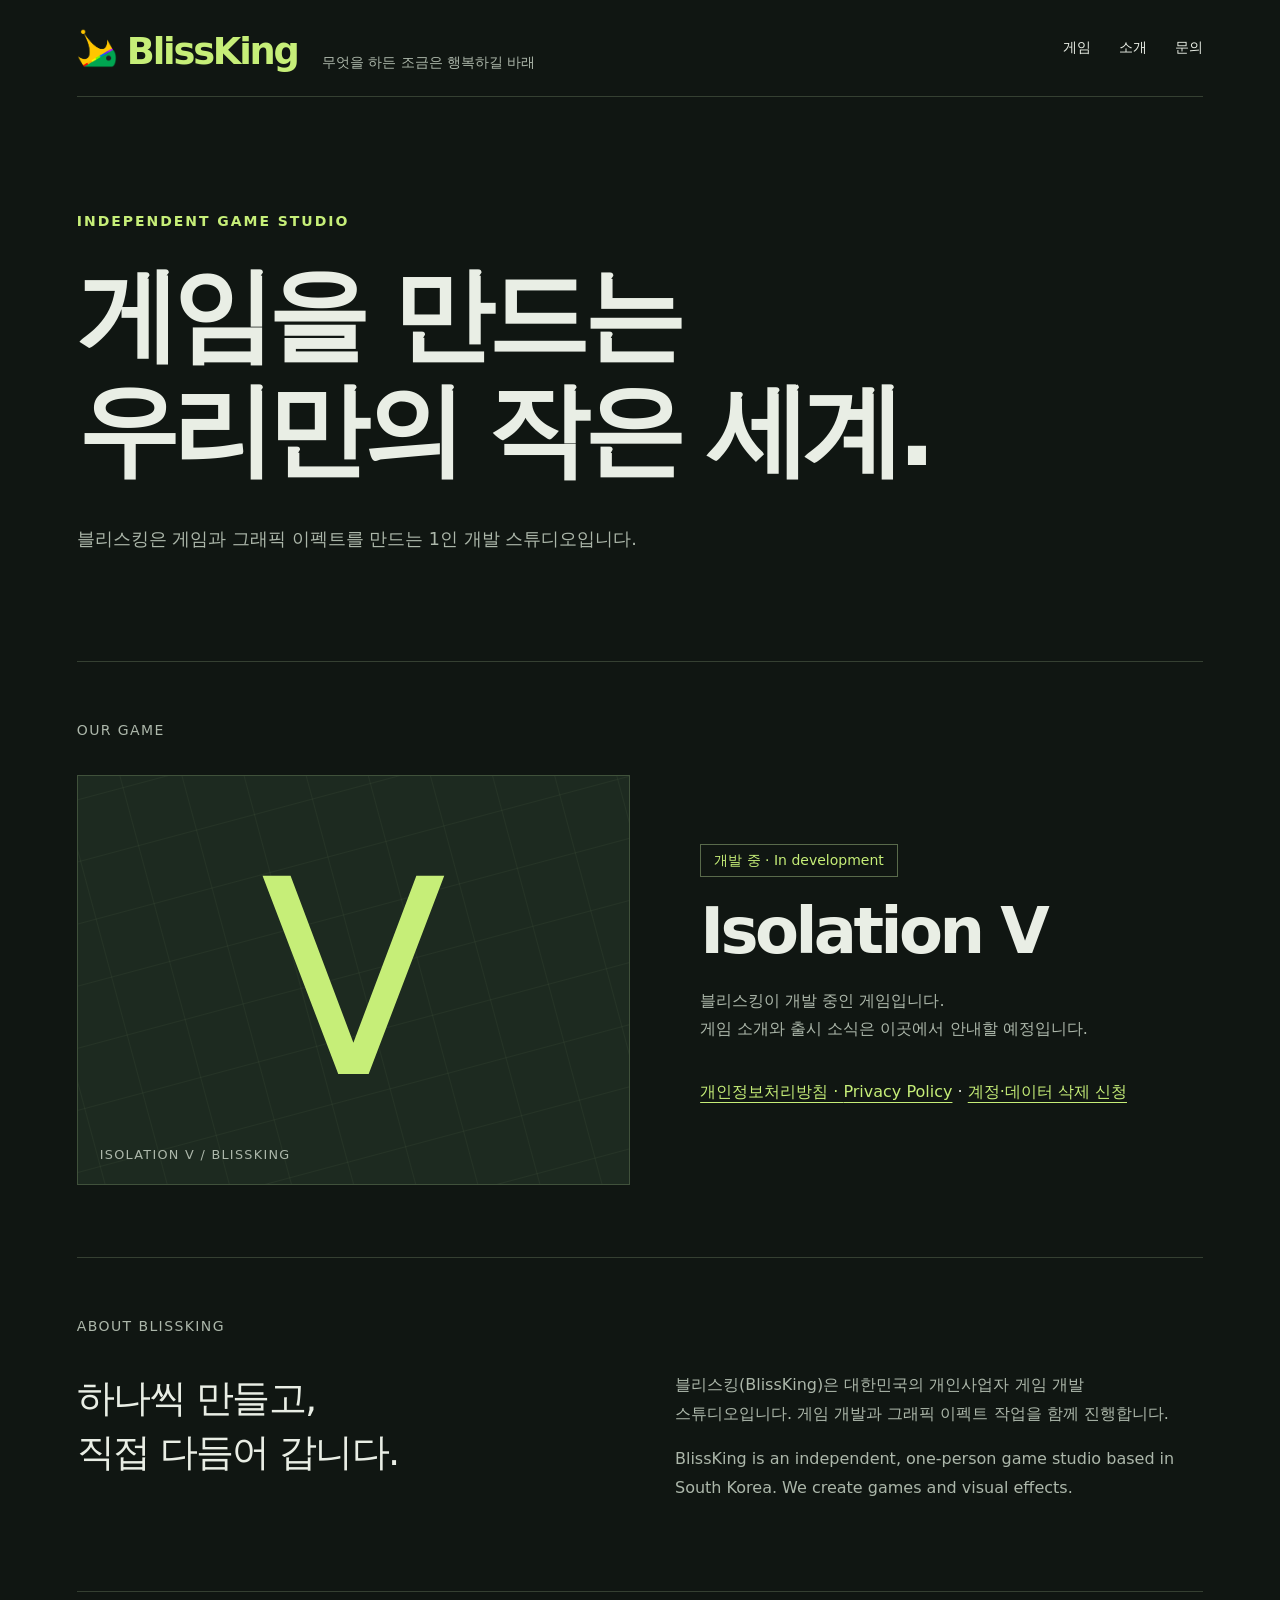
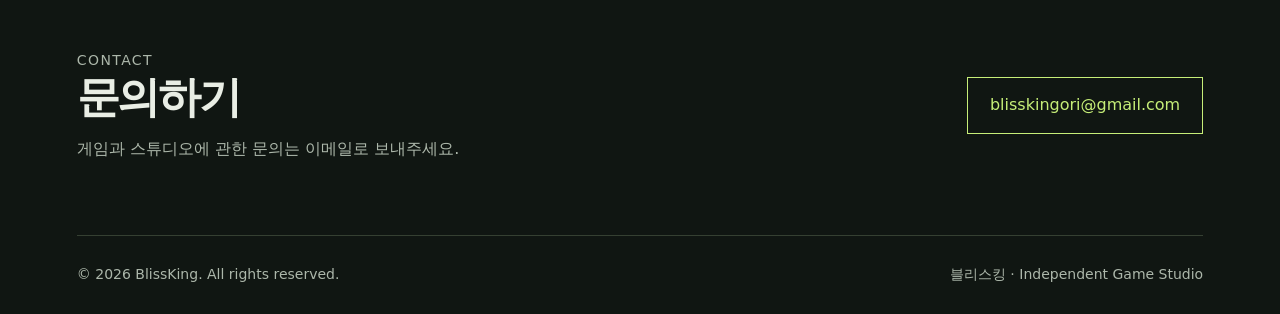
<file: index.html>
<!doctype html>
<html lang="ko">
<head>
  <!-- 2026-11-23: Google Search Console 홈페이지 소유권 인증 태그. -->
  <meta name="google-site-verification" content="NN-X84RO3PwvBeqJmqLzPnNOvuuUNGQODZjXE3KjH3Y" />
  <meta charset="utf-8">
  <meta name="viewport" content="width=device-width, initial-scale=1">
  <meta name="description" content="블리스킹 BlissKing은 게임을 만드는 1인 개발 스튜디오입니다. 개발 중인 게임 Isolation V와 문의 정보를 확인하세요.">
  <meta name="theme-color" content="#101612">
  <title>BlissKing — Independent Game Studio</title>
  <!-- 2026-11-22: 블리스킹 CI를 브라우저 아이콘에 적용. -->
  <link rel="icon" type="image/png" href="CI_BlissKing.png">
  <style>
    :root { color-scheme: dark; --paper: #e9eee5; --muted: #acb7aa; --accent: #c6ee78; --line: #354032; }
    * { box-sizing: border-box; }
    html { scroll-behavior: smooth; }
    body { margin: 0; background: #101612; color: var(--paper); font: 1rem/1.8 system-ui, -apple-system, "Segoe UI", sans-serif; }
    a { color: inherit; text-underline-offset: .3em; }
    a:focus-visible { outline: 3px solid var(--accent); outline-offset: 7px; }
    .wrap { width: min(1160px, 88%); margin-inline: auto; }
    header { display: flex; flex-wrap: wrap; align-items: center; justify-content: space-between; gap: 24px; padding-block: 28px; border-bottom: 1px solid var(--line); }
    /* 2026-11-22: 기존 브랜드명 옆에 CI를 표시하고 작은 모토를 추가. */
    /* 2026-11-23: 회사명을 약 두 배로 확대하고 CI 하단에 정렬. */
    .brand { display: inline-flex; align-items: flex-end; gap: 10px; font-size: 2.3rem; font-weight: 800; letter-spacing: -.06em; text-decoration: none; }
    .brand-logo { width: 40px; height: 40px; object-fit: contain; flex-shrink: 0; }
    /* 2026-11-23: 모토를 회사명 오른쪽에 배치하고 좁은 화면에서는 줄바꿈. */
    .brand-group { display: flex; align-items: flex-end; flex-wrap: wrap; gap: 12px 24px; min-width: 0; }
    /* 2026-11-23: 모토의 줄 높이와 글꼴 여백을 보정해 회사명 하단 가이드에 정렬. */
    .motto { margin: 0; color: var(--muted); font-size: .875rem; line-height: 1; transform: translateY(.08em); word-break: keep-all; }
    /* 2026-11-23: 글꼴 하단 여백을 보정해 글자와 CI의 시각적 하단을 맞춤. */
    .brand span { color: var(--accent); line-height: 1; transform: translateY(.08em); }
    nav { display: flex; gap: 28px; }
    nav a { font-size: .9rem; text-decoration: none; }
    .hero { padding-block: 112px 106px; }
    .eyebrow { margin: 0 0 24px; color: var(--accent); font-size: .875rem; letter-spacing: .14em; font-weight: 600; }
    h1 { max-width: 960px; margin: 0; font-size: clamp(3.1rem, 8vw, 6.5rem); line-height: 1.12; letter-spacing: -.065em; font-weight: 650; word-break: keep-all; }
    .hero-copy { max-width: 560px; margin: 36px 0 0; color: var(--muted); font-size: 1.1rem; word-break: keep-all; }
    .section { border-top: 1px solid var(--line); padding-block: 56px 72px; }
    .section-label { margin: 0 0 32px; color: var(--muted); font-size: .875rem; letter-spacing: .1em; }
    .game { display: grid; grid-template-columns: 1.1fr 1fr; align-items: center; gap: 70px; }
    .art { position: relative; display: grid; place-items: center; min-height: 340px; aspect-ratio: 1.35; overflow: hidden; background: #1d2a20; border: 1px solid #40513b; }
    .art::before { content: ""; position: absolute; inset: 0; background-image: linear-gradient(#91a97713 1px, transparent 1px), linear-gradient(90deg, #91a97713 1px, transparent 1px); background-size: 40px 40px; transform: rotate(-15deg) scale(1.5); }
    .v { position: relative; font-size: clamp(9rem, 23vw, 17rem); line-height: 1; font-weight: 250; color: var(--accent); }
    .art-caption { position: absolute; bottom: 18px; left: 22px; margin: 0; color: var(--muted); font-size: .8rem; letter-spacing: .1em; }
    .status { display: inline-block; border: 1px solid #596a4b; padding: 3px 13px; color: var(--accent); font-size: .875rem; }
    h2 { margin: 18px 0; font-size: clamp(2.4rem, 5vw, 4.2rem); letter-spacing: -.055em; line-height: 1.15; font-weight: 600; }
    .body-copy { color: var(--muted); max-width: 520px; word-break: keep-all; }
    /* 2026-11-28: Keep game-specific policy navigation inside the game introduction. */
    .game-links { margin: 24px 0 0; }
    .game-links a { display: inline-block; padding-block: 10px; color: var(--accent); font-size: 1rem; }
    .about { display: grid; grid-template-columns: 1fr 1fr; gap: 70px; }
    h3 { margin: 0; font-size: clamp(1.8rem, 3vw, 2.5rem); font-weight: 500; letter-spacing: -.045em; line-height: 1.4; word-break: keep-all; }
    .about p { margin-top: 0; }
    .contact { display: flex; align-items: center; justify-content: space-between; flex-wrap: wrap; gap: 28px; }
    .contact h2 { font-size: 2.7rem; margin: 0 0 12px; }
    .contact p { color: var(--muted); margin: 0; }
    .email { display: inline-block; padding: 13px 22px; border: 1px solid var(--accent); color: var(--accent); text-decoration: none; overflow-wrap: anywhere; }
    .email:hover { background: var(--accent); color: #101612; }
    footer { display: flex; justify-content: space-between; flex-wrap: wrap; gap: 12px; padding-block: 26px; border-top: 1px solid var(--line); color: var(--muted); font-size: .875rem; }
    footer p { margin: 0; }
    @media (max-width: 700px) {
      header { align-items: flex-start; }
      nav { gap: 16px; padding-top: 5px; }
      .hero { padding-block: 78px; }
      .game, .about { grid-template-columns: 1fr; gap: 32px; }
      .art { min-height: 260px; }
      .section { padding-block: 40px 52px; }
      .email { font-size: .95rem; }
    }
    @media (prefers-reduced-motion: reduce) { html { scroll-behavior: auto; } }
  </style>
</head>
<body>
  <div class="wrap">
    <header>
      <!-- 2026-11-22: 제공된 CI 원본을 상단 브랜드 로고로 사용. -->
      <!-- 2026-11-23: 회사명 마침표 제거 및 모토를 브랜드 옆으로 이동. -->
      <div class="brand-group">
        <a class="brand" href="#home" aria-label="BlissKing 홈"><img class="brand-logo" src="CI_BlissKing.png" alt="" width="40" height="40"><span>BlissKing</span></a>
        <p class="motto">무엇을 하든 조금은 행복하길 바래</p>
      </div>
      <nav aria-label="주 메뉴"><a href="#game">게임</a><a href="#about">소개</a><a href="#contact">문의</a></nav>
    </header>
    <main id="home">
      <section class="hero" aria-labelledby="hero-title">
        <p class="eyebrow">INDEPENDENT GAME STUDIO</p>
        <h1 id="hero-title">게임을 만드는<br>우리만의 작은 세계.</h1>
        <p class="hero-copy">블리스킹은 게임과 그래픽 이펙트를 만드는 1인 개발 스튜디오입니다.</p>
        <!-- 2026-11-22: 요청한 모토를 작은 보조 문구로 표시. -->
        <!-- 2026-11-23: 모토는 상단 브랜드 옆으로 이동. -->
      </section>
      <section class="section" id="game" aria-labelledby="game-title">
        <p class="section-label">OUR GAME</p>
        <div class="game">
          <div class="art" role="img" aria-label="Isolation V를 위한 문자 V 그래픽">
            <span class="v" aria-hidden="true">V</span>
            <p class="art-caption">ISOLATION V / BLISSKING</p>
          </div>
          <div>
            <span class="status">개발 중 · In development</span>
            <h2 id="game-title">Isolation V</h2>
            <p class="body-copy">블리스킹이 개발 중인 게임입니다.<br>게임 소개와 출시 소식은 이곳에서 안내할 예정입니다.</p>
            <!-- 2026-11-28: Add the policy entry below the game description; target index.html explicitly for local file previews. -->
            <p class="game-links"><a href="find-the-virus/privacy/index.html">개인정보처리방침 · <span lang="en">Privacy Policy</span></a> · <a href="find-the-virus/account-deletion/index.html">계정·데이터 삭제 신청</a></p>
          </div>
        </div>
      </section>
      <section class="section" id="about" aria-labelledby="about-title">
        <p class="section-label">ABOUT BLISSKING</p>
        <div class="about">
          <h3 id="about-title">하나씩 만들고,<br>직접 다듬어 갑니다.</h3>
          <div class="body-copy"><p>블리스킹(BlissKing)은 대한민국의 개인사업자 게임 개발 스튜디오입니다. 게임 개발과 그래픽 이펙트 작업을 함께 진행합니다.</p><p lang="en">BlissKing is an independent, one-person game studio based in South Korea. We create games and visual effects.</p></div>
        </div>
      </section>
      <section class="section contact" id="contact" aria-labelledby="contact-title">
        <div><p class="section-label">CONTACT</p><h2 id="contact-title">문의하기</h2><p>게임과 스튜디오에 관한 문의는 이메일로 보내주세요.</p></div>
        <a class="email" href="mailto:blisskingori@gmail.com">blisskingori@gmail.com</a>
      </section>
    </main>
    <footer><p>© 2026 BlissKing. All rights reserved.</p><p>블리스킹 · Independent Game Studio</p></footer>
  </div>
</body>
</html>
</file>
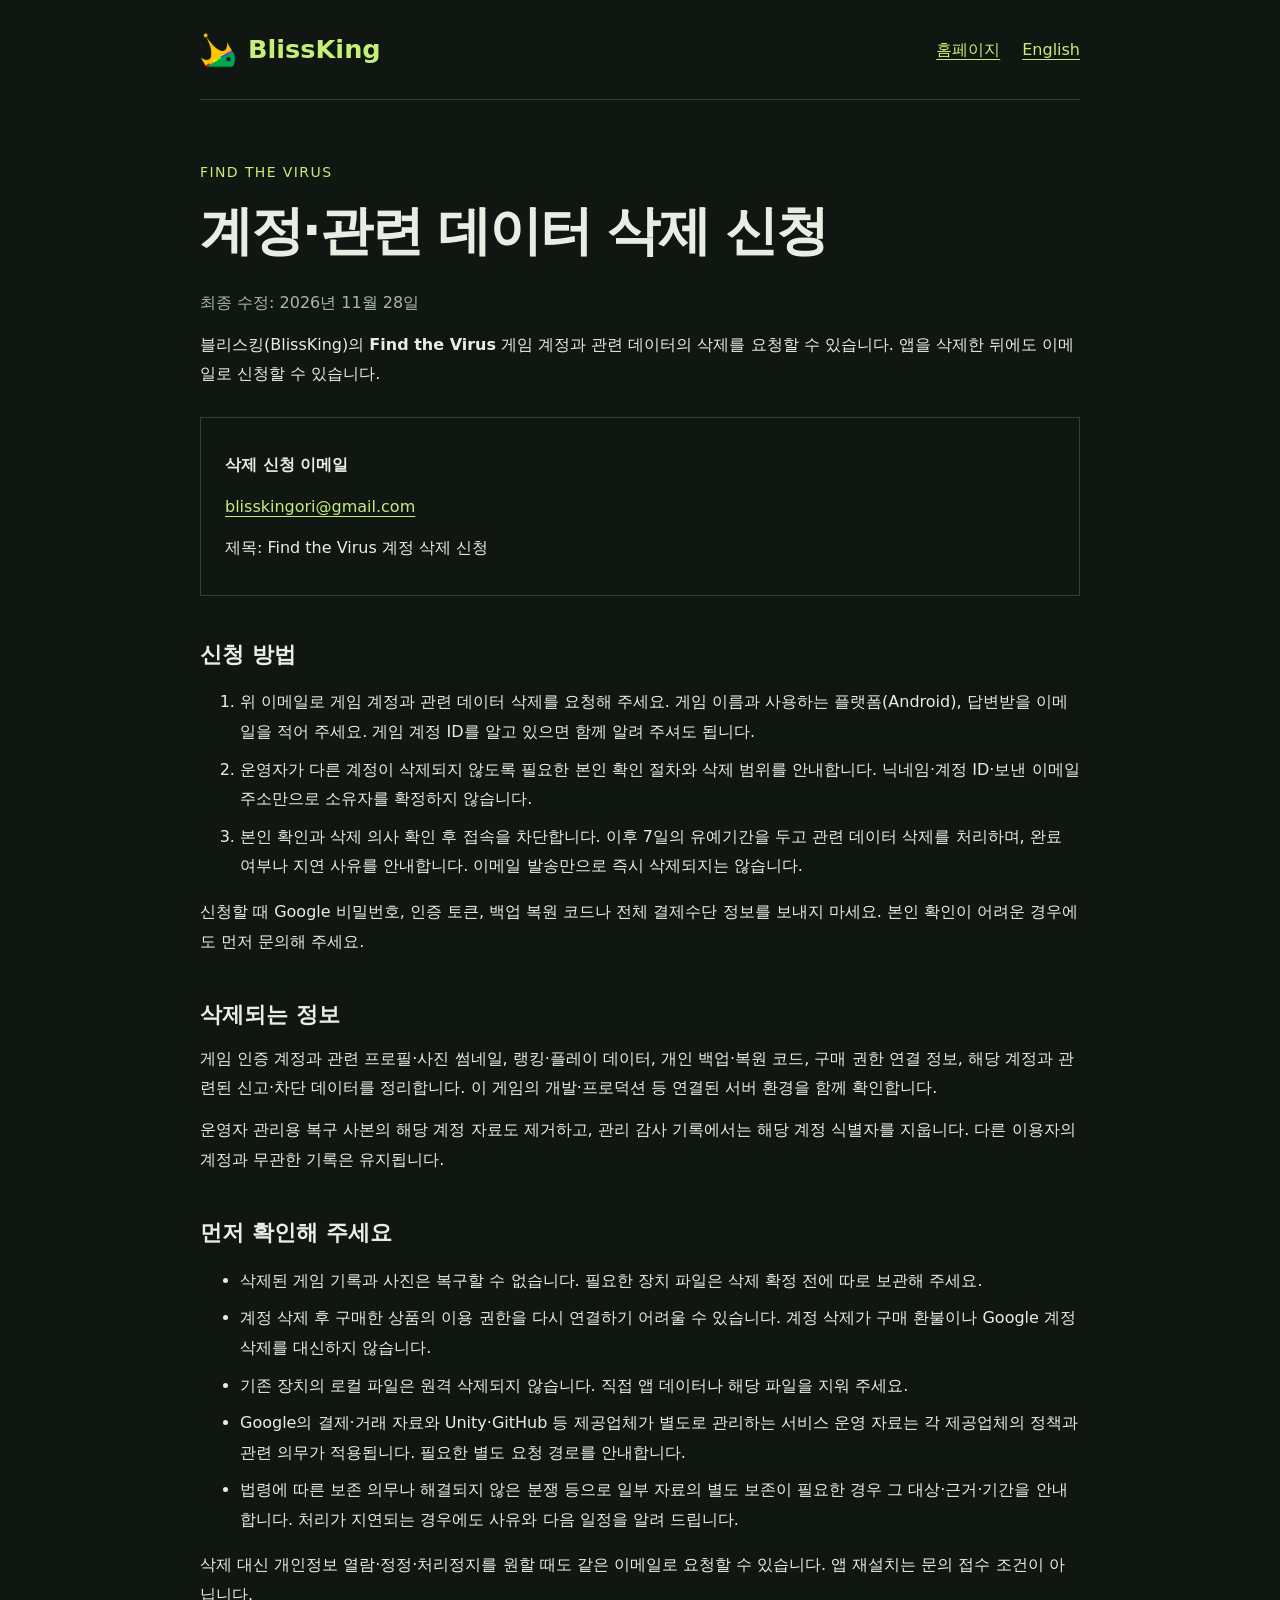
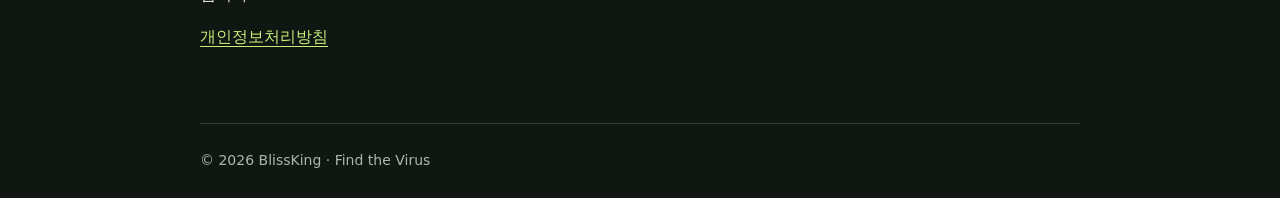
<file: find-the-virus/account-deletion/index.html>
<!doctype html>
<html lang="ko">
<head>
  <meta charset="utf-8">
  <meta name="viewport" content="width=device-width, initial-scale=1">
  <meta name="description" content="계정·관련 데이터 삭제 신청 · Find the Virus · BlissKing">
  <meta name="theme-color" content="#101612">
  <title>계정·관련 데이터 삭제 신청 | Find the Virus | BlissKing</title>
  <link rel="icon" type="image/png" href="../../CI_BlissKing.png">
  <link rel="stylesheet" href="../privacy/privacy.css">
  <link rel="alternate" hreflang="en" href="en.html">
</head>
<body><div class="wrap">
  <!-- 2026-11-28: Public email intake works without an app reinstall; never place credentials in this URL. -->
  <header><a class="brand" href="../../index.html"><img src="../../CI_BlissKing.png" width="36" height="36" alt=""><span>BlissKing</span></a><nav aria-label="홈페이지"><a href="../../index.html">홈페이지</a><a href="en.html">English</a></nav></header>
  <main><p class="eyebrow">FIND THE VIRUS</p><h1>계정·관련 데이터 삭제 신청</h1><p class="muted">최종 수정: 2026년 11월 28일</p>
    <p>블리스킹(BlissKing)의 <strong>Find the Virus</strong> 게임 계정과 관련 데이터의 삭제를 요청할 수 있습니다. 앱을 삭제한 뒤에도 이메일로 신청할 수 있습니다.</p>
    <div class="contact"><p><strong>삭제 신청 이메일</strong></p><p><a href="mailto:blisskingori@gmail.com?subject=Find%20the%20Virus%20account%20deletion">blisskingori@gmail.com</a></p><p>제목: Find the Virus 계정 삭제 신청</p></div>
    <h2>신청 방법</h2>
    <ol><li>위 이메일로 게임 계정과 관련 데이터 삭제를 요청해 주세요. 게임 이름과 사용하는 플랫폼(Android), 답변받을 이메일을 적어 주세요. 게임 계정 ID를 알고 있으면 함께 알려 주셔도 됩니다.</li>
    <li>운영자가 다른 계정이 삭제되지 않도록 필요한 본인 확인 절차와 삭제 범위를 안내합니다. 닉네임·계정 ID·보낸 이메일 주소만으로 소유자를 확정하지 않습니다.</li>
    <li>본인 확인과 삭제 의사 확인 후 접속을 차단합니다. 이후 7일의 유예기간을 두고 관련 데이터 삭제를 처리하며, 완료 여부나 지연 사유를 안내합니다. 이메일 발송만으로 즉시 삭제되지는 않습니다.</li></ol>
    <p>신청할 때 Google 비밀번호, 인증 토큰, 백업 복원 코드나 전체 결제수단 정보를 보내지 마세요. 본인 확인이 어려운 경우에도 먼저 문의해 주세요.</p>
    <h2>삭제되는 정보</h2>
    <p>게임 인증 계정과 관련 프로필·사진 썸네일, 랭킹·플레이 데이터, 개인 백업·복원 코드, 구매 권한 연결 정보, 해당 계정과 관련된 신고·차단 데이터를 정리합니다. 이 게임의 개발·프로덕션 등 연결된 서버 환경을 함께 확인합니다.</p>
    <p>운영자 관리용 복구 사본의 해당 계정 자료도 제거하고, 관리 감사 기록에서는 해당 계정 식별자를 지웁니다. 다른 이용자의 계정과 무관한 기록은 유지됩니다.</p>
    <h2>먼저 확인해 주세요</h2>
    <ul><li>삭제된 게임 기록과 사진은 복구할 수 없습니다. 필요한 장치 파일은 삭제 확정 전에 따로 보관해 주세요.</li>
    <li>계정 삭제 후 구매한 상품의 이용 권한을 다시 연결하기 어려울 수 있습니다. 계정 삭제가 구매 환불이나 Google 계정 삭제를 대신하지 않습니다.</li>
    <li>기존 장치의 로컬 파일은 원격 삭제되지 않습니다. 직접 앱 데이터나 해당 파일을 지워 주세요.</li>
    <li>Google의 결제·거래 자료와 Unity·GitHub 등 제공업체가 별도로 관리하는 서비스 운영 자료는 각 제공업체의 정책과 관련 의무가 적용됩니다. 필요한 별도 요청 경로를 안내합니다.</li>
    <li>법령에 따른 보존 의무나 해결되지 않은 분쟁 등으로 일부 자료의 별도 보존이 필요한 경우 그 대상·근거·기간을 안내합니다. 처리가 지연되는 경우에도 사유와 다음 일정을 알려 드립니다.</li></ul>
    <p>삭제 대신 개인정보 열람·정정·처리정지를 원할 때도 같은 이메일로 요청할 수 있습니다. 앱 재설치는 문의 접수 조건이 아닙니다.</p>
    <p><a href="../privacy/index.html">개인정보처리방침</a></p>
  </main><footer>© 2026 BlissKing · Find the Virus</footer>
</div></body></html>
</file>
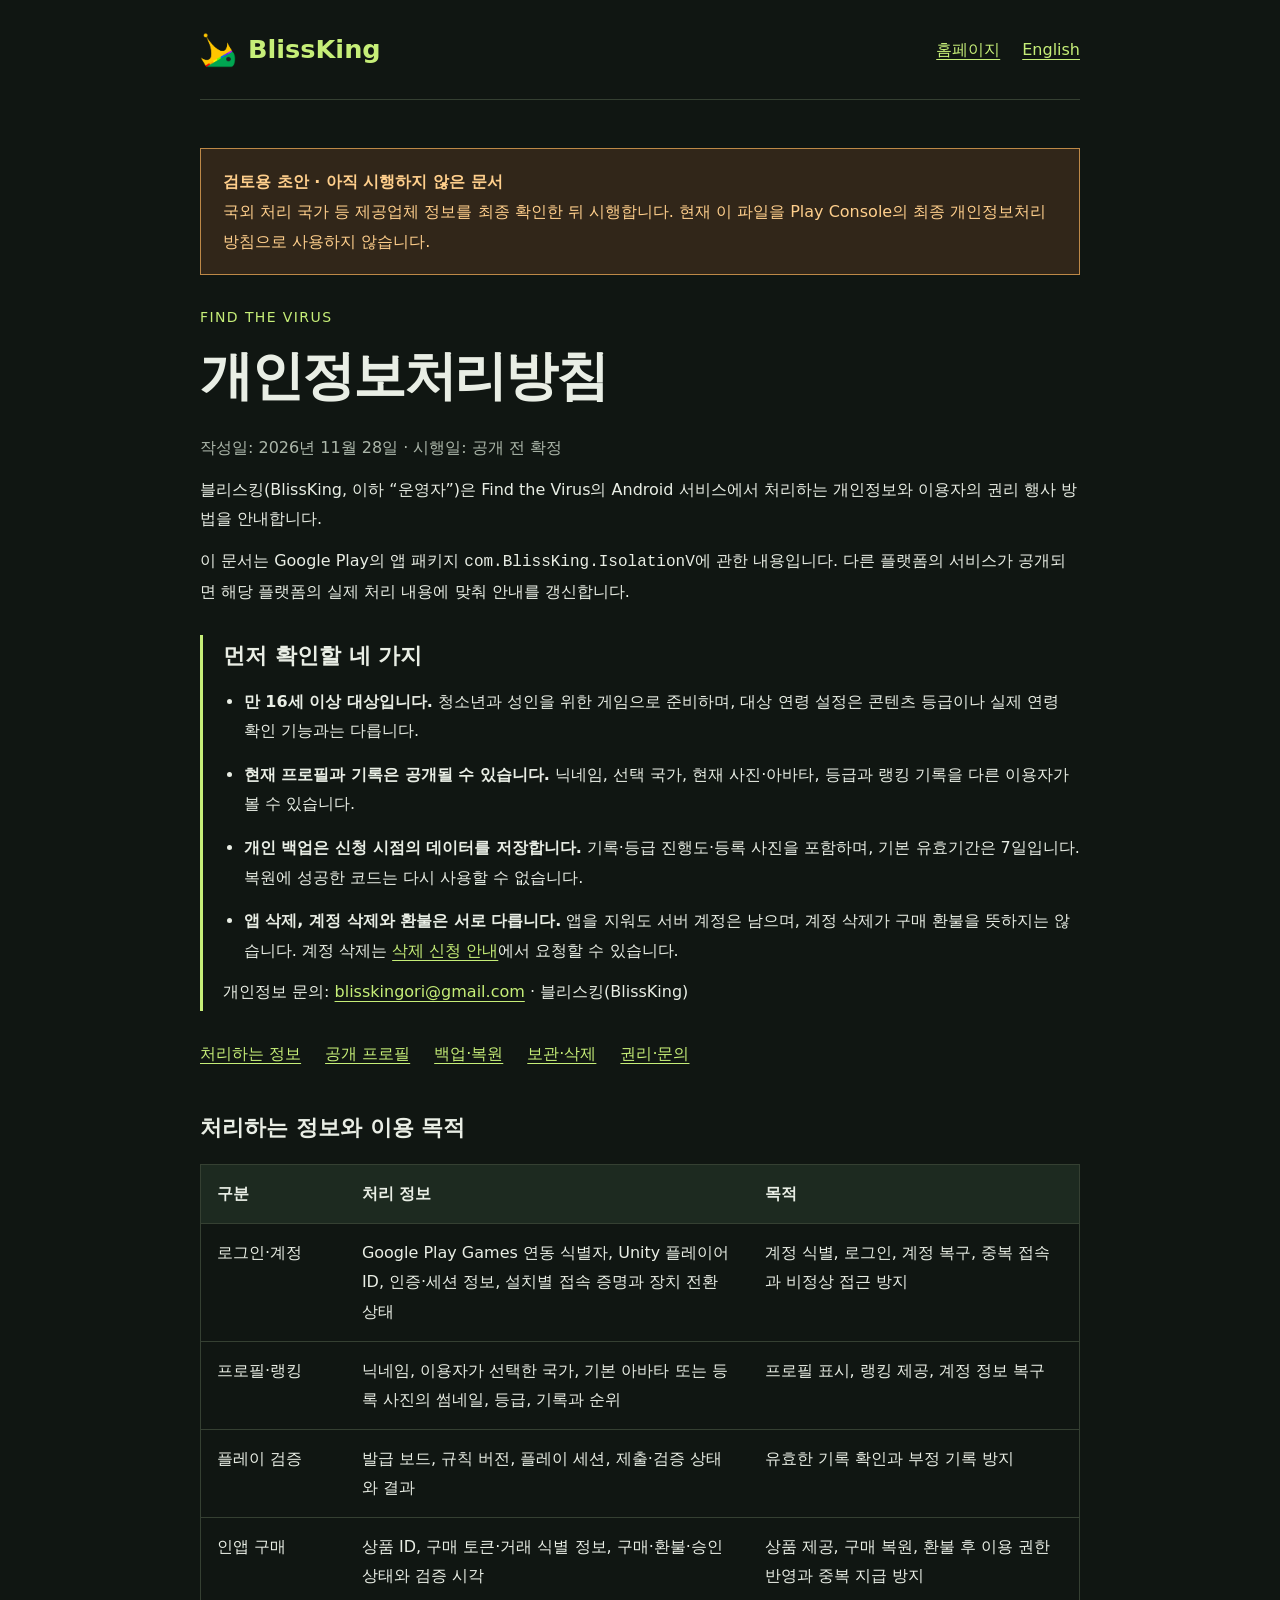
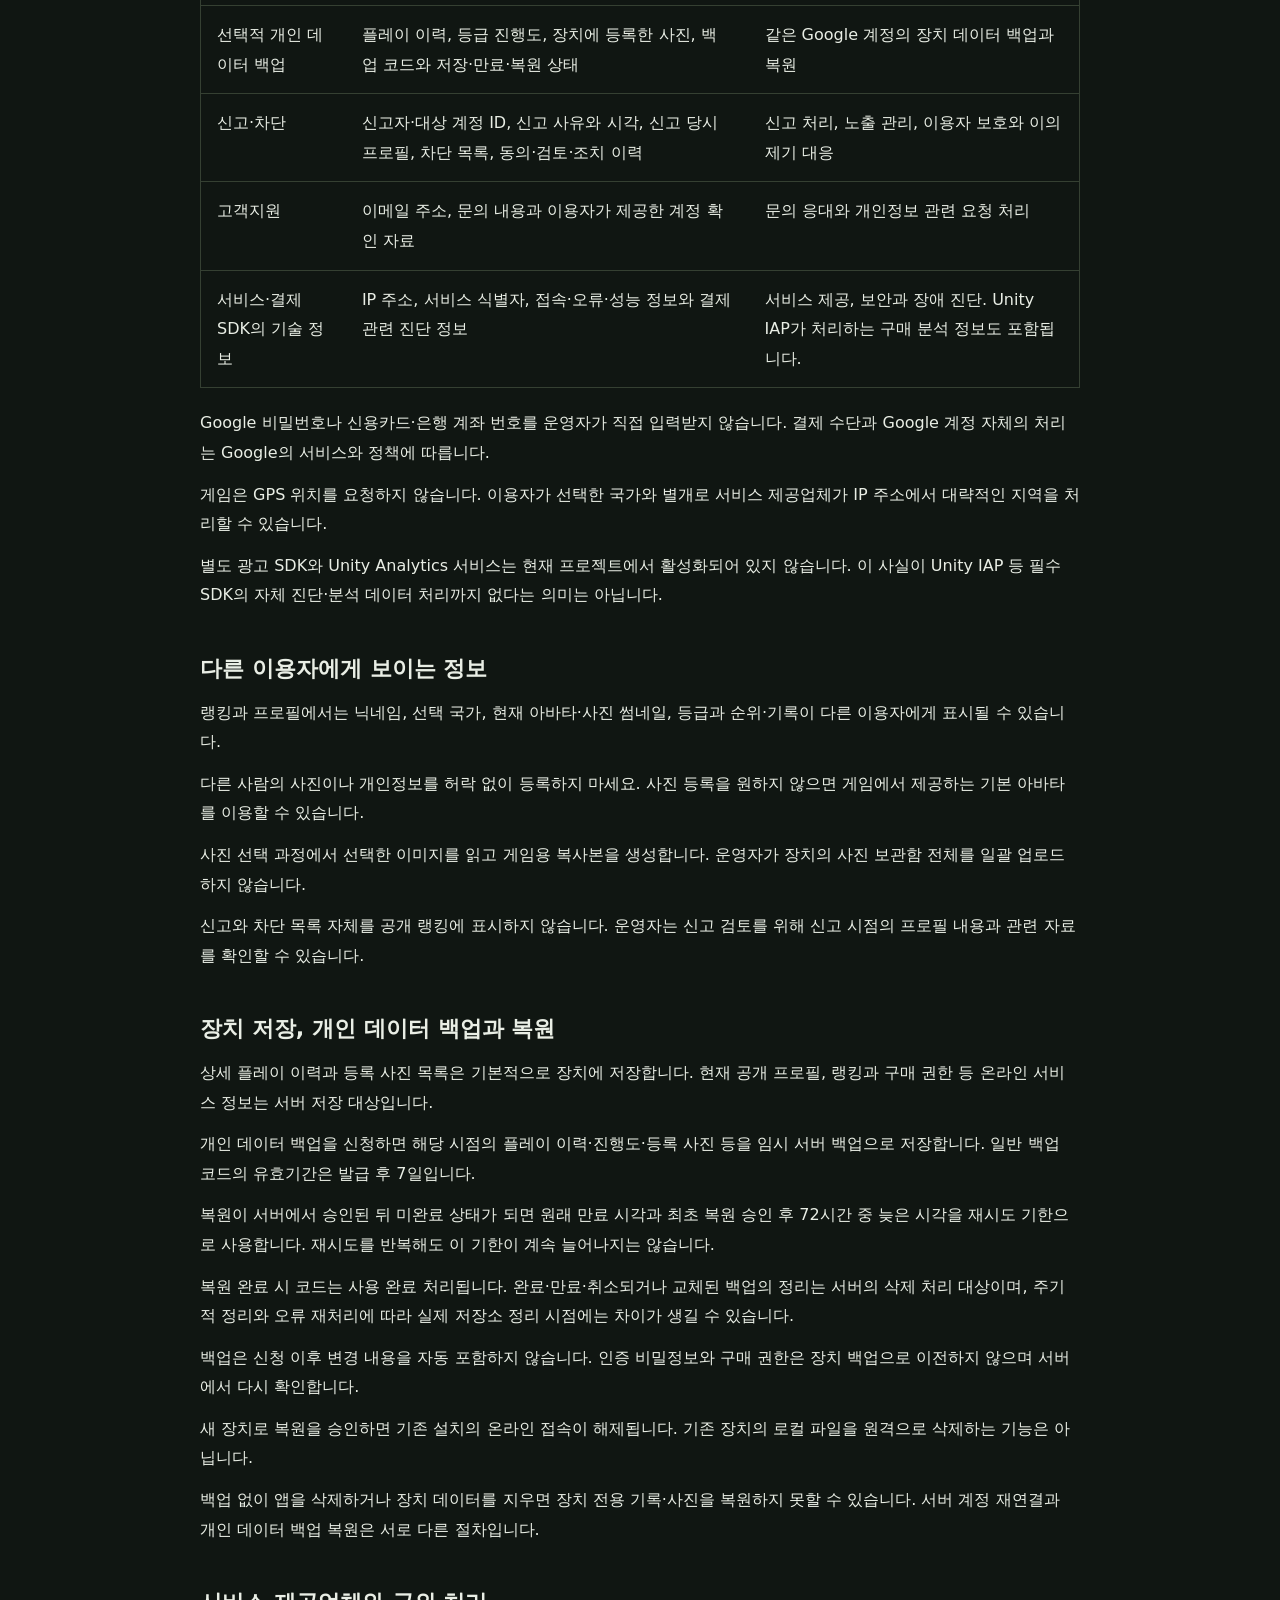
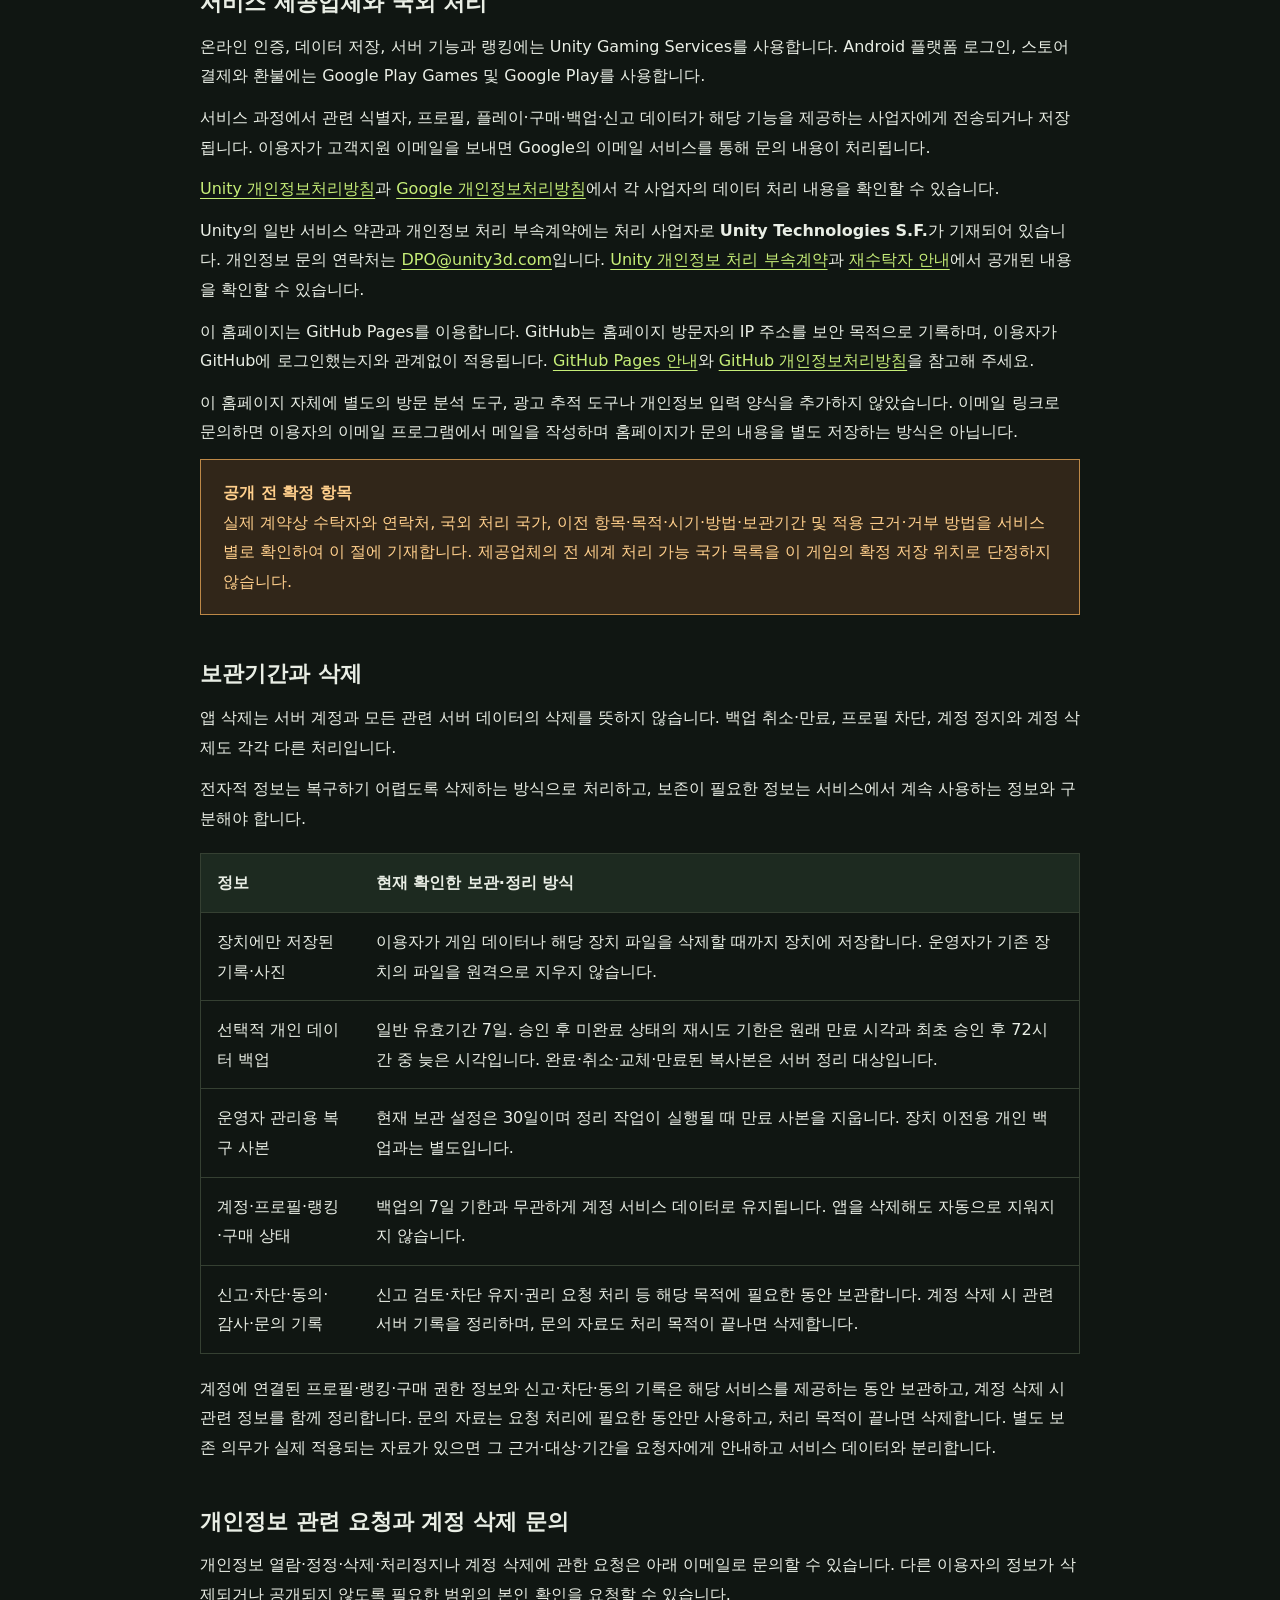
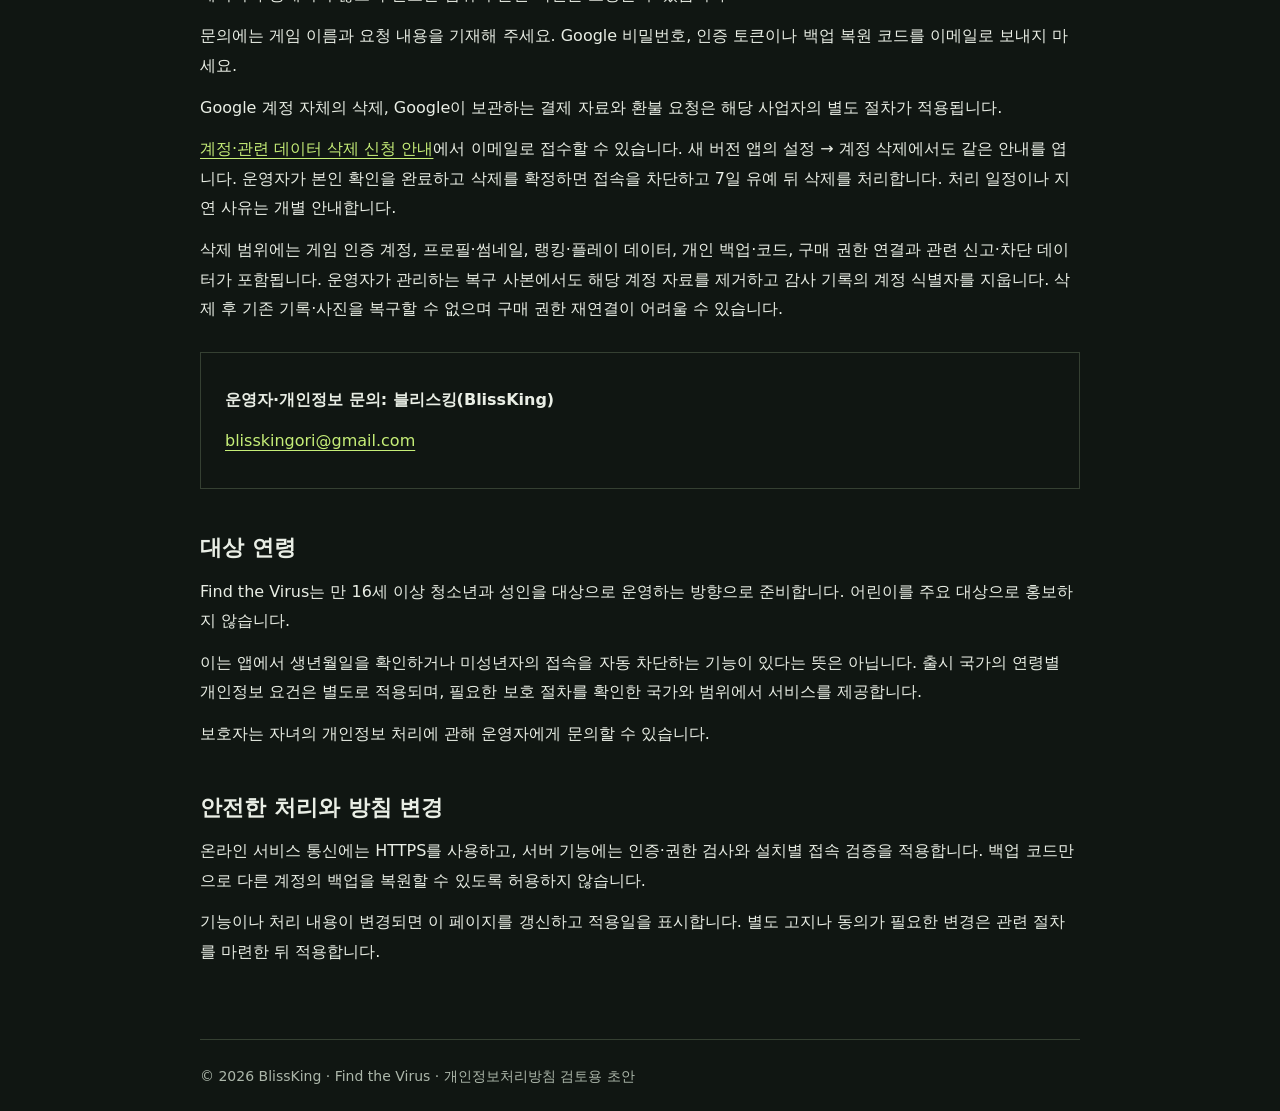
<file: find-the-virus/privacy/index.html>
<!doctype html>
<html lang="ko">
<head>
  <meta charset="utf-8">
  <meta name="viewport" content="width=device-width, initial-scale=1">
  <!-- 2026-11-28: Draft remains local until retention, international processing and deletion are confirmed. -->
  <meta name="robots" content="noindex,nofollow">
  <meta name="description" content="블리스킹(BlissKing)의 Find the Virus 개인정보처리방침 검토용 초안.">
  <meta name="theme-color" content="#101612">
  <title>Find the Virus 개인정보처리방침 | BlissKing</title>
  <link rel="icon" type="image/png" href="../../CI_BlissKing.png">
  <link rel="stylesheet" href="privacy.css">
  <link rel="alternate" hreflang="en" href="en.html">
</head>
<body>
<div class="wrap">
  <!-- 2026-11-28: Explicit index.html links support both file previews and GitHub Pages. -->
  <header>
    <a class="brand" href="../../index.html"><img src="../../CI_BlissKing.png" width="36" height="36" alt=""><span>BlissKing</span></a>
    <nav aria-label="문서 메뉴"><a href="../../index.html">홈페이지</a><a href="en.html" lang="en">English</a></nav>
  </header>
  <main>
    <aside class="notice" aria-label="문서 상태"><strong>검토용 초안 · 아직 시행하지 않은 문서</strong>국외 처리 국가 등 제공업체 정보를 최종 확인한 뒤 시행합니다.
    현재 이 파일을 Play Console의 최종 개인정보처리방침으로 사용하지 않습니다.</aside>
    <p class="eyebrow">FIND THE VIRUS</p>
    <h1>개인정보처리방침</h1>
    <p class="muted">작성일: 2026년 11월 28일 · 시행일: 공개 전 확정</p>
    <p>블리스킹(BlissKing, 이하 “운영자”)은 Find the Virus의 Android 서비스에서 처리하는 개인정보와 이용자의 권리 행사 방법을 안내합니다.</p>
    <p>이 문서는 Google Play의 앱 패키지 <code>com.BlissKing.IsolationV</code>에 관한 내용입니다.
    다른 플랫폼의 서비스가 공개되면 해당 플랫폼의 실제 처리 내용에 맞춰 안내를 갱신합니다.</p>
    <!-- 2026-11-28: Owner-approved plain-language summary; deletion readiness remains separate. -->
    <section class="summary" aria-labelledby="summary-title">
      <h2 id="summary-title">먼저 확인할 네 가지</h2>
      <ul>
        <li><strong>만 16세 이상 대상입니다.</strong> 청소년과 성인을 위한 게임으로 준비하며, 대상 연령 설정은 콘텐츠 등급이나 실제 연령 확인 기능과는 다릅니다.</li>
        <li><strong>현재 프로필과 기록은 공개될 수 있습니다.</strong> 닉네임, 선택 국가, 현재 사진·아바타, 등급과 랭킹 기록을 다른 이용자가 볼 수 있습니다.</li>
        <li><strong>개인 백업은 신청 시점의 데이터를 저장합니다.</strong> 기록·등급 진행도·등록 사진을 포함하며, 기본 유효기간은 7일입니다.
        복원에 성공한 코드는 다시 사용할 수 없습니다.</li>
        <li><strong>앱 삭제, 계정 삭제와 환불은 서로 다릅니다.</strong> 앱을 지워도 서버 계정은 남으며, 계정 삭제가 구매 환불을 뜻하지는 않습니다.
        계정 삭제는 <a href="../account-deletion/index.html">삭제 신청 안내</a>에서 요청할 수 있습니다.</li>
      </ul>
      <p>개인정보 문의: <a href="mailto:blisskingori@gmail.com">blisskingori@gmail.com</a> · 블리스킹(BlissKing)</p>
    </section>
    <ul class="toc" aria-label="목차"><li><a href="#data">처리하는 정보</a></li><li><a href="#visibility">공개 프로필</a></li><li><a href="#backup">백업·복원</a></li><li><a href="#retention">보관·삭제</a></li><li><a href="#rights">권리·문의</a></li></ul>

    <section id="data">
      <h2>처리하는 정보와 이용 목적</h2>
      <div class="table-scroll"><table><thead><tr><th scope="col">구분</th><th scope="col">처리 정보</th><th scope="col">목적</th></tr></thead><tbody>
      <tr><td>로그인·계정</td><td>Google Play Games 연동 식별자, Unity 플레이어 ID, 인증·세션 정보, 설치별 접속 증명과 장치 전환 상태</td><td>계정 식별, 로그인, 계정 복구, 중복 접속과 비정상 접근 방지</td></tr>
      <tr><td>프로필·랭킹</td><td>닉네임, 이용자가 선택한 국가, 기본 아바타 또는 등록 사진의 썸네일, 등급, 기록과 순위</td><td>프로필 표시, 랭킹 제공, 계정 정보 복구</td></tr>
      <tr><td>플레이 검증</td><td>발급 보드, 규칙 버전, 플레이 세션, 제출·검증 상태와 결과</td><td>유효한 기록 확인과 부정 기록 방지</td></tr>
      <tr><td>인앱 구매</td><td>상품 ID, 구매 토큰·거래 식별 정보, 구매·환불·승인 상태와 검증 시각</td><td>상품 제공, 구매 복원, 환불 후 이용 권한 반영과 중복 지급 방지</td></tr>
      <tr><td>선택적 개인 데이터 백업</td><td>플레이 이력, 등급 진행도, 장치에 등록한 사진, 백업 코드와 저장·만료·복원 상태</td><td>같은 Google 계정의 장치 데이터 백업과 복원</td></tr>
      <tr><td>신고·차단</td><td>신고자·대상 계정 ID, 신고 사유와 시각, 신고 당시 프로필, 차단 목록, 동의·검토·조치 이력</td><td>신고 처리, 노출 관리, 이용자 보호와 이의제기 대응</td></tr>
      <tr><td>고객지원</td><td>이메일 주소, 문의 내용과 이용자가 제공한 계정 확인 자료</td><td>문의 응대와 개인정보 관련 요청 처리</td></tr>
      <tr><td>서비스·결제 SDK의 기술 정보</td><td>IP 주소, 서비스 식별자, 접속·오류·성능 정보와 결제 관련 진단 정보</td><td>서비스 제공, 보안과 장애 진단.
      Unity IAP가 처리하는 구매 분석 정보도 포함됩니다.</td></tr>
      </tbody></table></div>
      <p>Google 비밀번호나 신용카드·은행 계좌 번호를 운영자가 직접 입력받지 않습니다.
      결제 수단과 Google 계정 자체의 처리는 Google의 서비스와 정책에 따릅니다.</p>
      <p>게임은 GPS 위치를 요청하지 않습니다.
      이용자가 선택한 국가와 별개로 서비스 제공업체가 IP 주소에서 대략적인 지역을 처리할 수 있습니다.</p>
      <p>별도 광고 SDK와 Unity Analytics 서비스는 현재 프로젝트에서 활성화되어 있지 않습니다.
      이 사실이 Unity IAP 등 필수 SDK의 자체 진단·분석 데이터 처리까지 없다는 의미는 아닙니다.</p>
    </section>

    <section id="visibility">
      <h2>다른 이용자에게 보이는 정보</h2>
      <p>랭킹과 프로필에서는 닉네임, 선택 국가, 현재 아바타·사진 썸네일, 등급과 순위·기록이 다른 이용자에게 표시될 수 있습니다.</p>
      <p>다른 사람의 사진이나 개인정보를 허락 없이 등록하지 마세요.
      사진 등록을 원하지 않으면 게임에서 제공하는 기본 아바타를 이용할 수 있습니다.</p>
      <p>사진 선택 과정에서 선택한 이미지를 읽고 게임용 복사본을 생성합니다.
      운영자가 장치의 사진 보관함 전체를 일괄 업로드하지 않습니다.</p>
      <p>신고와 차단 목록 자체를 공개 랭킹에 표시하지 않습니다.
      운영자는 신고 검토를 위해 신고 시점의 프로필 내용과 관련 자료를 확인할 수 있습니다.</p>
    </section>

    <section id="backup">
      <h2>장치 저장, 개인 데이터 백업과 복원</h2>
      <p>상세 플레이 이력과 등록 사진 목록은 기본적으로 장치에 저장합니다.
      현재 공개 프로필, 랭킹과 구매 권한 등 온라인 서비스 정보는 서버 저장 대상입니다.</p>
      <p>개인 데이터 백업을 신청하면 해당 시점의 플레이 이력·진행도·등록 사진 등을 임시 서버 백업으로 저장합니다.
      일반 백업 코드의 유효기간은 발급 후 7일입니다.</p>
      <p>복원이 서버에서 승인된 뒤 미완료 상태가 되면 원래 만료 시각과 최초 복원 승인 후 72시간 중 늦은 시각을 재시도 기한으로 사용합니다.
      재시도를 반복해도 이 기한이 계속 늘어나지는 않습니다.</p>
      <p>복원 완료 시 코드는 사용 완료 처리됩니다.
      완료·만료·취소되거나 교체된 백업의 정리는 서버의 삭제 처리 대상이며, 주기적 정리와 오류 재처리에 따라 실제 저장소 정리 시점에는 차이가 생길 수 있습니다.</p>
      <p>백업은 신청 이후 변경 내용을 자동 포함하지 않습니다.
      인증 비밀정보와 구매 권한은 장치 백업으로 이전하지 않으며 서버에서 다시 확인합니다.</p>
      <p>새 장치로 복원을 승인하면 기존 설치의 온라인 접속이 해제됩니다.
      기존 장치의 로컬 파일을 원격으로 삭제하는 기능은 아닙니다.</p>
      <p>백업 없이 앱을 삭제하거나 장치 데이터를 지우면 장치 전용 기록·사진을 복원하지 못할 수 있습니다.
      서버 계정 재연결과 개인 데이터 백업 복원은 서로 다른 절차입니다.</p>
    </section>

    <section id="providers">
      <h2>서비스 제공업체와 국외 처리</h2>
      <p>온라인 인증, 데이터 저장, 서버 기능과 랭킹에는 Unity Gaming Services를 사용합니다.
      Android 플랫폼 로그인, 스토어 결제와 환불에는 Google Play Games 및 Google Play를 사용합니다.</p>
      <p>서비스 과정에서 관련 식별자, 프로필, 플레이·구매·백업·신고 데이터가 해당 기능을 제공하는 사업자에게 전송되거나 저장됩니다.
      이용자가 고객지원 이메일을 보내면 Google의 이메일 서비스를 통해 문의 내용이 처리됩니다.</p>
      <p><a href="https://unity.com/legal/game-player-and-app-user-privacy-policy">Unity 개인정보처리방침</a>과 <a href="https://policies.google.com/privacy?hl=ko">Google 개인정보처리방침</a>에서 각 사업자의 데이터 처리 내용을 확인할 수 있습니다.</p>
      <!-- 2026-11-28: Use the published Unity contract party, not an inferred server region. -->
      <p>Unity의 일반 서비스 약관과 개인정보 처리 부속계약에는 처리 사업자로 <strong>Unity Technologies S.F.</strong>가 기재되어 있습니다.
      개인정보 문의 연락처는 <a href="mailto:DPO@unity3d.com">DPO@unity3d.com</a>입니다.
      <a href="https://unity.com/legal/unity-data-processing-addendum-dpa">Unity 개인정보 처리 부속계약</a>과 <a href="https://unity.com/legal/subprocessors">재수탁자 안내</a>에서 공개된 내용을 확인할 수 있습니다.</p>
      <p>이 홈페이지는 GitHub Pages를 이용합니다.
      GitHub는 홈페이지 방문자의 IP 주소를 보안 목적으로 기록하며, 이용자가 GitHub에 로그인했는지와 관계없이 적용됩니다.
      <a href="https://docs.github.com/en/pages/getting-started-with-github-pages/what-is-github-pages">GitHub Pages 안내</a>와 <a href="https://docs.github.com/en/site-policy/privacy-policies/github-general-privacy-statement">GitHub 개인정보처리방침</a>을 참고해 주세요.</p>
      <p>이 홈페이지 자체에 별도의 방문 분석 도구, 광고 추적 도구나 개인정보 입력 양식을 추가하지 않았습니다.
      이메일 링크로 문의하면 이용자의 이메일 프로그램에서 메일을 작성하며 홈페이지가 문의 내용을 별도 저장하는 방식은 아닙니다.</p>
      <aside class="notice"><strong>공개 전 확정 항목</strong>실제 계약상 수탁자와 연락처, 국외 처리 국가, 이전 항목·목적·시기·방법·보관기간 및 적용 근거·거부 방법을 서비스별로 확인하여 이 절에 기재합니다.
      제공업체의 전 세계 처리 가능 국가 목록을 이 게임의 확정 저장 위치로 단정하지 않습니다.</aside>
    </section>

    <section id="retention">
      <h2>보관기간과 삭제</h2>
      <p>앱 삭제는 서버 계정과 모든 관련 서버 데이터의 삭제를 뜻하지 않습니다.
      백업 취소·만료, 프로필 차단, 계정 정지와 계정 삭제도 각각 다른 처리입니다.</p>
      <p>전자적 정보는 복구하기 어렵도록 삭제하는 방식으로 처리하고, 보존이 필요한 정보는 서비스에서 계속 사용하는 정보와 구분해야 합니다.</p>
      <!-- 2026-11-28: Distinguish current storage behavior from the policy still being decided. -->
      <div class="table-scroll"><table><thead><tr><th scope="col">정보</th><th scope="col">현재 확인한 보관·정리 방식</th></tr></thead><tbody>
        <tr><td>장치에만 저장된 기록·사진</td><td>이용자가 게임 데이터나 해당 장치 파일을 삭제할 때까지 장치에 저장합니다.
        운영자가 기존 장치의 파일을 원격으로 지우지 않습니다.</td></tr>
        <tr><td>선택적 개인 데이터 백업</td><td>일반 유효기간 7일.
        승인 후 미완료 상태의 재시도 기한은 원래 만료 시각과 최초 승인 후 72시간 중 늦은 시각입니다.
        완료·취소·교체·만료된 복사본은 서버 정리 대상입니다.</td></tr>
        <tr><td>운영자 관리용 복구 사본</td><td>현재 보관 설정은 30일이며 정리 작업이 실행될 때 만료 사본을 지웁니다.
        장치 이전용 개인 백업과는 별도입니다.</td></tr>
        <tr><td>계정·프로필·랭킹·구매 상태</td><td>백업의 7일 기한과 무관하게 계정 서비스 데이터로 유지됩니다.
        앱을 삭제해도 자동으로 지워지지 않습니다.</td></tr>
        <tr><td>신고·차단·동의·감사·문의 기록</td><td>신고 검토·차단 유지·권리 요청 처리 등 해당 목적에 필요한 동안 보관합니다.
        계정 삭제 시 관련 서버 기록을 정리하며, 문의 자료도 처리 목적이 끝나면 삭제합니다.</td></tr>
      </tbody></table></div>
      <p>계정에 연결된 프로필·랭킹·구매 권한 정보와 신고·차단·동의 기록은 해당 서비스를 제공하는 동안 보관하고, 계정 삭제 시 관련 정보를 함께 정리합니다.
      문의 자료는 요청 처리에 필요한 동안만 사용하고, 처리 목적이 끝나면 삭제합니다.
      별도 보존 의무가 실제 적용되는 자료가 있으면 그 근거·대상·기간을 요청자에게 안내하고 서비스 데이터와 분리합니다.</p>
    </section>

    <section id="rights">
      <h2>개인정보 관련 요청과 계정 삭제 문의</h2>
      <p>개인정보 열람·정정·삭제·처리정지나 계정 삭제에 관한 요청은 아래 이메일로 문의할 수 있습니다.
      다른 이용자의 정보가 삭제되거나 공개되지 않도록 필요한 범위의 본인 확인을 요청할 수 있습니다.</p>
      <p>문의에는 게임 이름과 요청 내용을 기재해 주세요.
      Google 비밀번호, 인증 토큰이나 백업 복원 코드를 이메일로 보내지 마세요.</p>
      <p>Google 계정 자체의 삭제, Google이 보관하는 결제 자료와 환불 요청은 해당 사업자의 별도 절차가 적용됩니다.</p>
      <p><a href="../account-deletion/index.html">계정·관련 데이터 삭제 신청 안내</a>에서 이메일로 접수할 수 있습니다.
      새 버전 앱의 설정 → 계정 삭제에서도 같은 안내를 엽니다.
      운영자가 본인 확인을 완료하고 삭제를 확정하면 접속을 차단하고 7일 유예 뒤 삭제를 처리합니다.
      처리 일정이나 지연 사유는 개별 안내합니다.</p>
      <p>삭제 범위에는 게임 인증 계정, 프로필·썸네일, 랭킹·플레이 데이터, 개인 백업·코드, 구매 권한 연결과 관련 신고·차단 데이터가 포함됩니다.
      운영자가 관리하는 복구 사본에서도 해당 계정 자료를 제거하고 감사 기록의 계정 식별자를 지웁니다.
      삭제 후 기존 기록·사진을 복구할 수 없으며 구매 권한 재연결이 어려울 수 있습니다.</p>
      <div class="contact"><p><strong>운영자·개인정보 문의: 블리스킹(BlissKing)</strong></p><p><a href="mailto:blisskingori@gmail.com">blisskingori@gmail.com</a></p></div>
    </section>

    <section id="age">
      <h2>대상 연령</h2>
      <p>Find the Virus는 만 16세 이상 청소년과 성인을 대상으로 운영하는 방향으로 준비합니다.
      어린이를 주요 대상으로 홍보하지 않습니다.</p>
      <p>이는 앱에서 생년월일을 확인하거나 미성년자의 접속을 자동 차단하는 기능이 있다는 뜻은 아닙니다.
      출시 국가의 연령별 개인정보 요건은 별도로 적용되며, 필요한 보호 절차를 확인한 국가와 범위에서 서비스를 제공합니다.</p>
      <p>보호자는 자녀의 개인정보 처리에 관해 운영자에게 문의할 수 있습니다.</p>
    </section>

    <section id="security">
      <h2>안전한 처리와 방침 변경</h2>
      <p>온라인 서비스 통신에는 HTTPS를 사용하고, 서버 기능에는 인증·권한 검사와 설치별 접속 검증을 적용합니다.
      백업 코드만으로 다른 계정의 백업을 복원할 수 있도록 허용하지 않습니다.</p>
      <p>기능이나 처리 내용이 변경되면 이 페이지를 갱신하고 적용일을 표시합니다.
      별도 고지나 동의가 필요한 변경은 관련 절차를 마련한 뒤 적용합니다.</p>
    </section>
  </main>
  <footer>© 2026 BlissKing · Find the Virus · 개인정보처리방침 검토용 초안</footer>
</div>
</body>
</html>
</file>
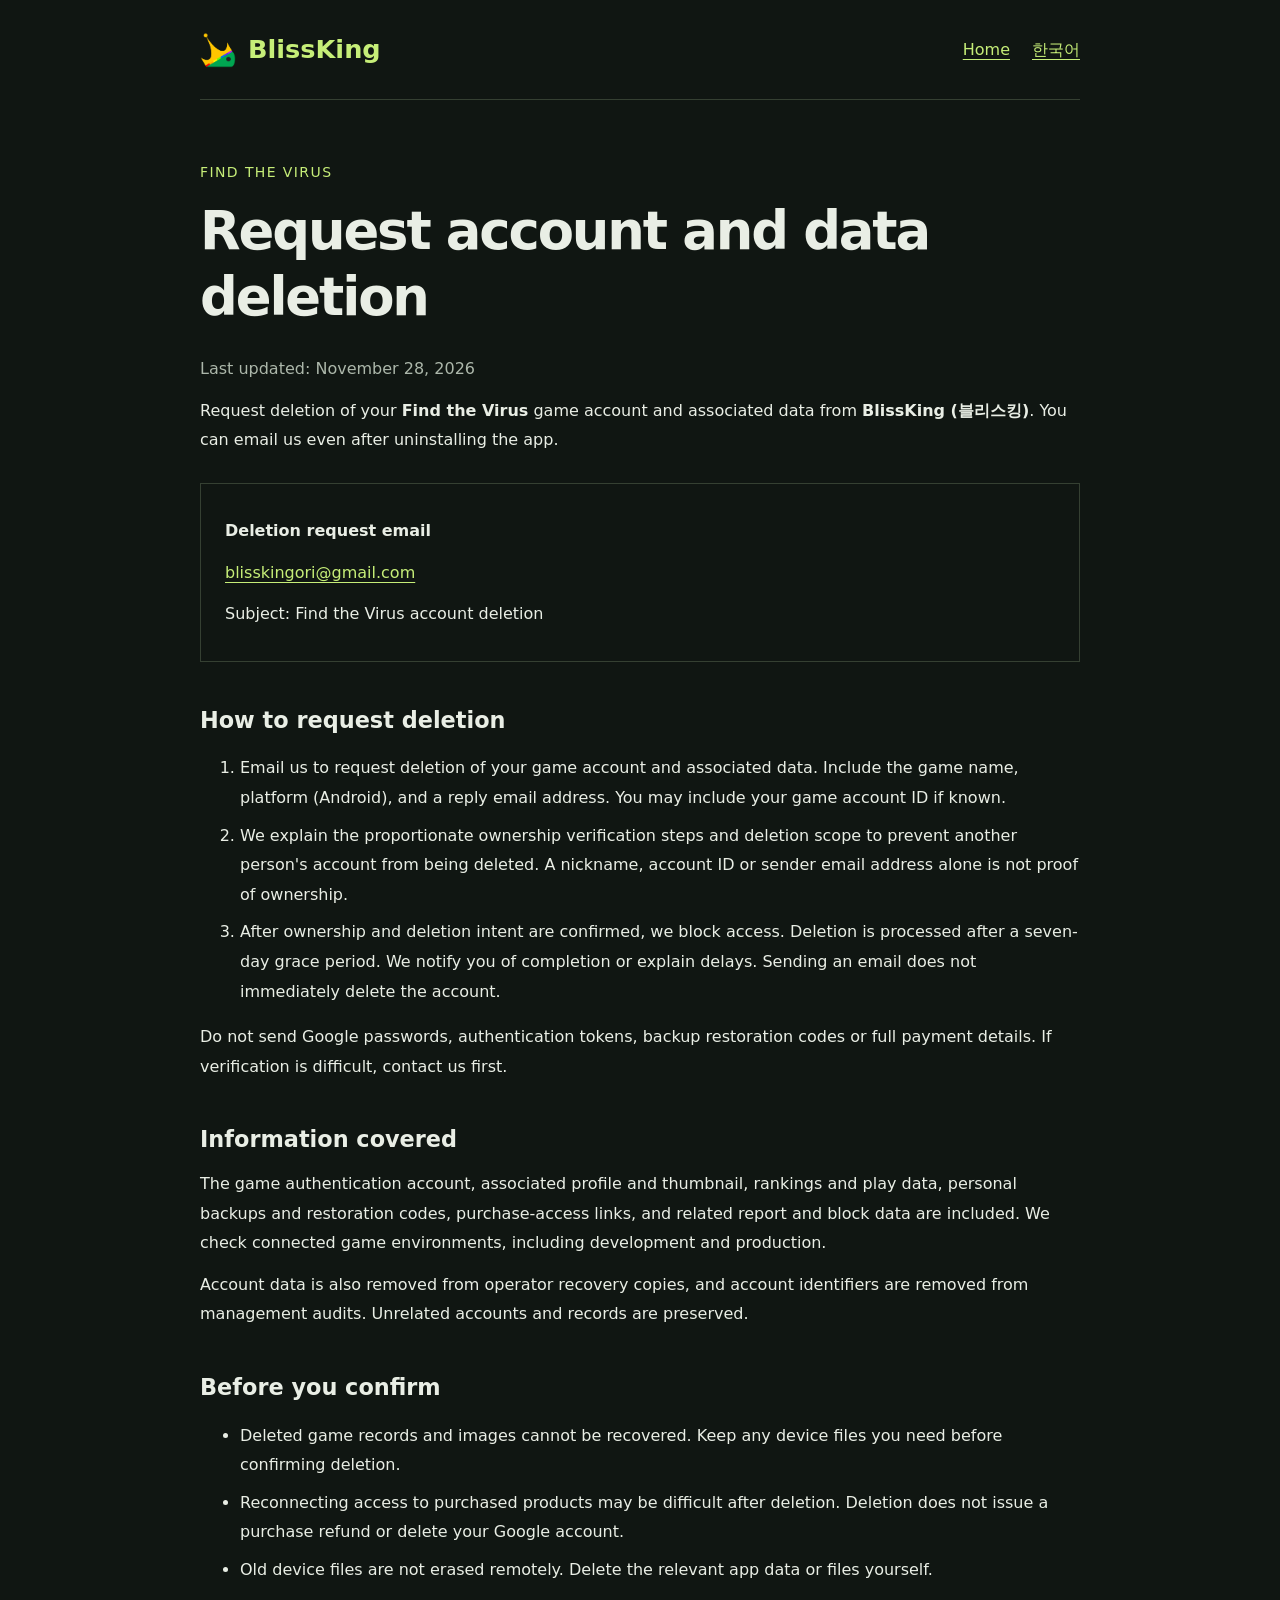
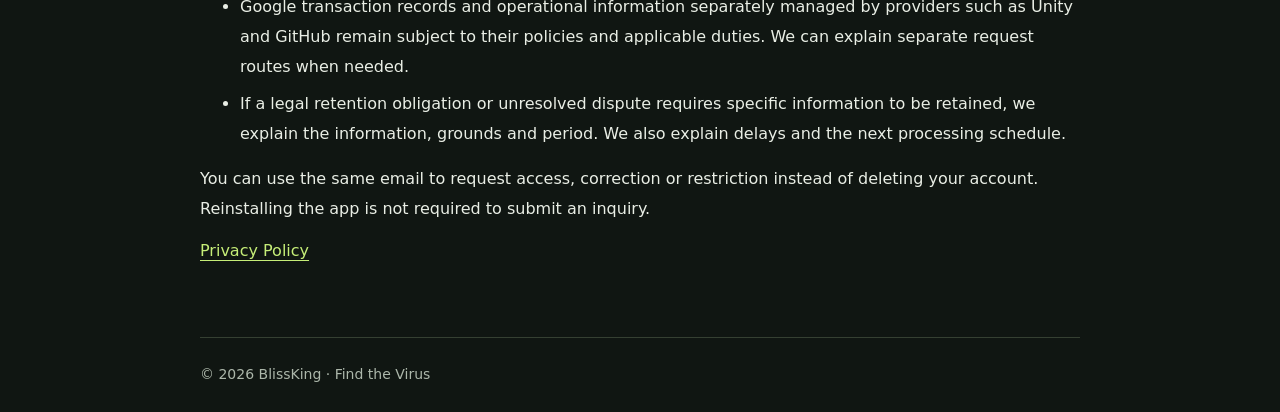
<file: find-the-virus/account-deletion/en.html>
<!doctype html>
<html lang="en">
<head>
  <meta charset="utf-8">
  <meta name="viewport" content="width=device-width, initial-scale=1">
  <meta name="description" content="Request account and data deletion · Find the Virus · BlissKing">
  <meta name="theme-color" content="#101612">
  <title>Request account and data deletion | Find the Virus | BlissKing</title>
  <link rel="icon" type="image/png" href="../../CI_BlissKing.png">
  <link rel="stylesheet" href="../privacy/privacy.css">
  <link rel="alternate" hreflang="ko" href="index.html">
</head>
<body><div class="wrap">
  <!-- 2026-11-28: Public email intake works without an app reinstall; never place credentials in this URL. -->
  <header><a class="brand" href="../../index.html"><img src="../../CI_BlissKing.png" width="36" height="36" alt=""><span>BlissKing</span></a><nav aria-label="Home"><a href="../../index.html">Home</a><a href="index.html">한국어</a></nav></header>
  <main><p class="eyebrow">FIND THE VIRUS</p><h1>Request account and data deletion</h1><p class="muted">Last updated: November 28, 2026</p>
    <p>Request deletion of your <strong>Find the Virus</strong> game account and associated data from <strong>BlissKing (블리스킹)</strong>. You can email us even after uninstalling the app.</p>
    <div class="contact"><p><strong>Deletion request email</strong></p><p><a href="mailto:blisskingori@gmail.com?subject=Find%20the%20Virus%20account%20deletion">blisskingori@gmail.com</a></p><p>Subject: Find the Virus account deletion</p></div>
    <h2>How to request deletion</h2>
    <ol><li>Email us to request deletion of your game account and associated data. Include the game name, platform (Android), and a reply email address. You may include your game account ID if known.</li>
    <li>We explain the proportionate ownership verification steps and deletion scope to prevent another person's account from being deleted. A nickname, account ID or sender email address alone is not proof of ownership.</li>
    <li>After ownership and deletion intent are confirmed, we block access. Deletion is processed after a seven-day grace period. We notify you of completion or explain delays. Sending an email does not immediately delete the account.</li></ol>
    <p>Do not send Google passwords, authentication tokens, backup restoration codes or full payment details. If verification is difficult, contact us first.</p>
    <h2>Information covered</h2>
    <p>The game authentication account, associated profile and thumbnail, rankings and play data, personal backups and restoration codes, purchase-access links, and related report and block data are included. We check connected game environments, including development and production.</p>
    <p>Account data is also removed from operator recovery copies, and account identifiers are removed from management audits. Unrelated accounts and records are preserved.</p>
    <h2>Before you confirm</h2>
    <ul><li>Deleted game records and images cannot be recovered. Keep any device files you need before confirming deletion.</li>
    <li>Reconnecting access to purchased products may be difficult after deletion. Deletion does not issue a purchase refund or delete your Google account.</li>
    <li>Old device files are not erased remotely. Delete the relevant app data or files yourself.</li>
    <li>Google transaction records and operational information separately managed by providers such as Unity and GitHub remain subject to their policies and applicable duties. We can explain separate request routes when needed.</li>
    <li>If a legal retention obligation or unresolved dispute requires specific information to be retained, we explain the information, grounds and period. We also explain delays and the next processing schedule.</li></ul>
    <p>You can use the same email to request access, correction or restriction instead of deleting your account. Reinstalling the app is not required to submit an inquiry.</p>
    <p><a href="../privacy/en.html">Privacy Policy</a></p>
  </main><footer>© 2026 BlissKing · Find the Virus</footer>
</div></body></html>
</file>
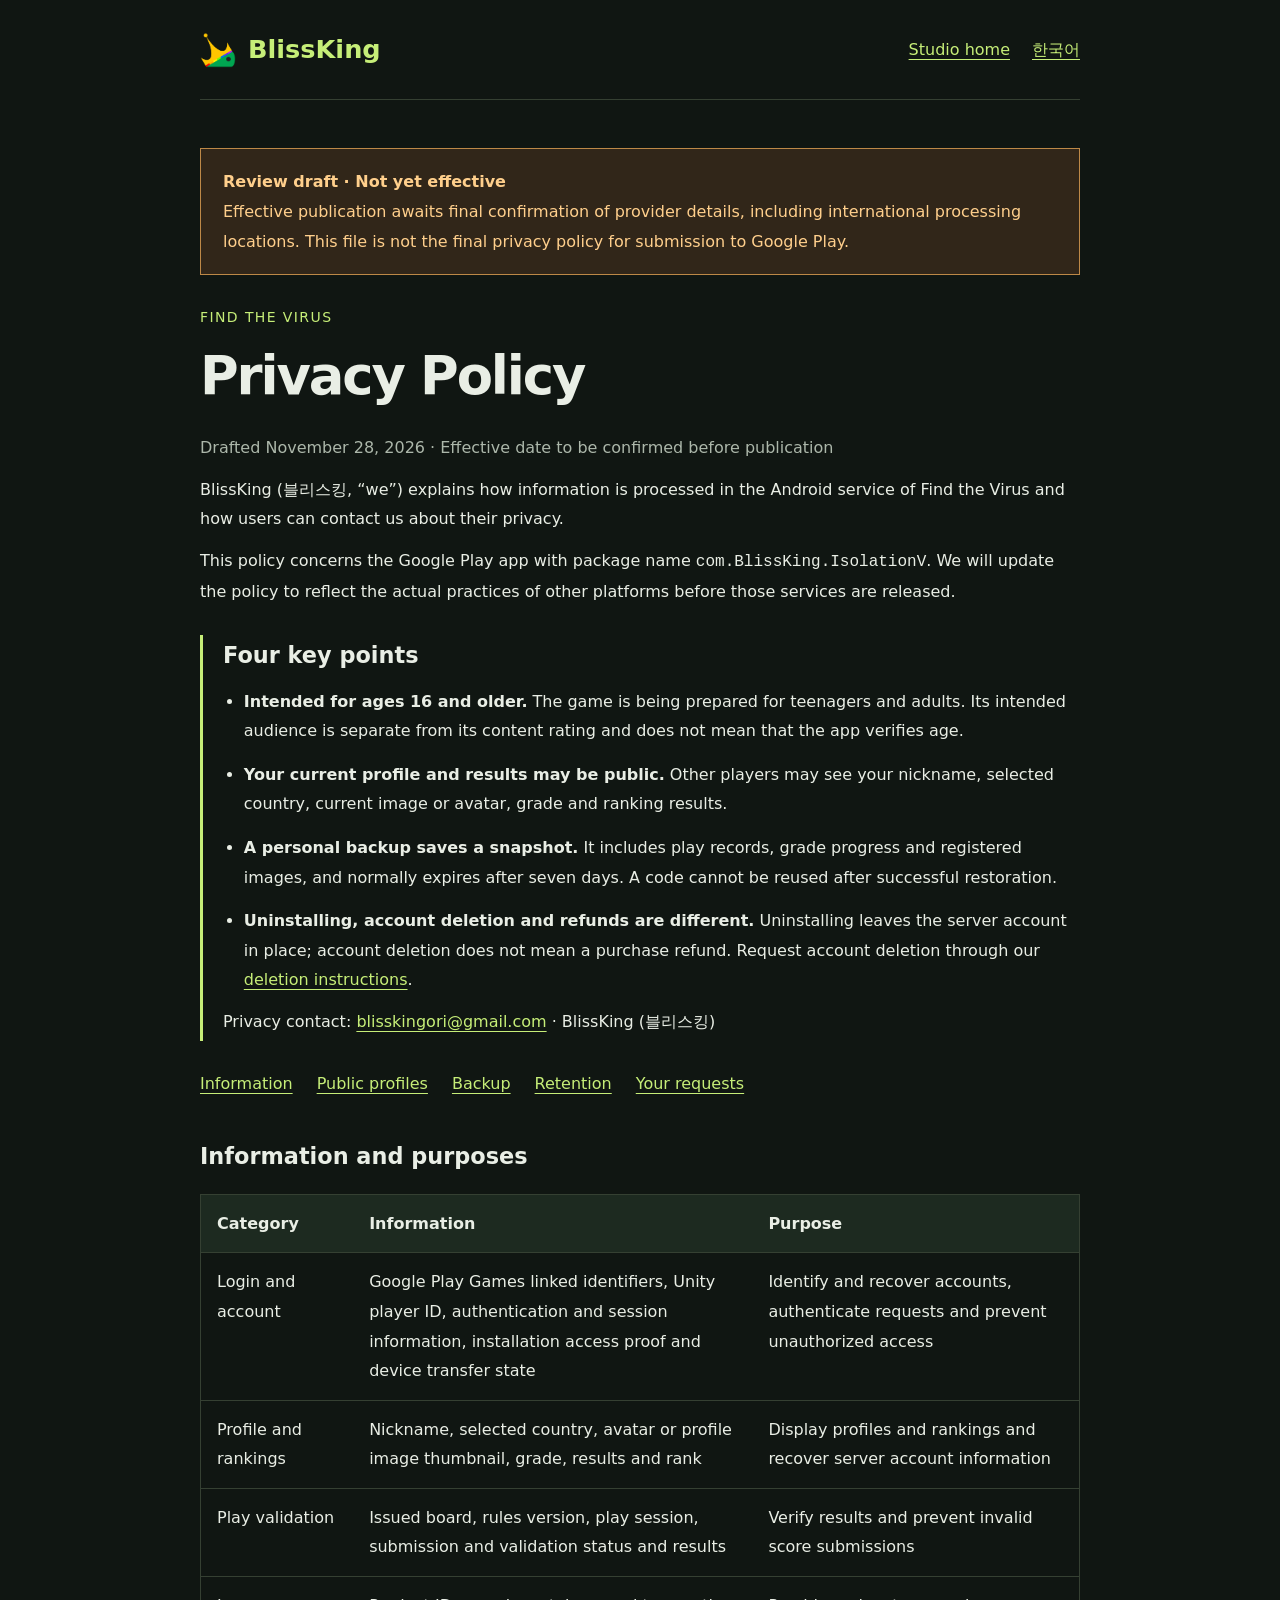
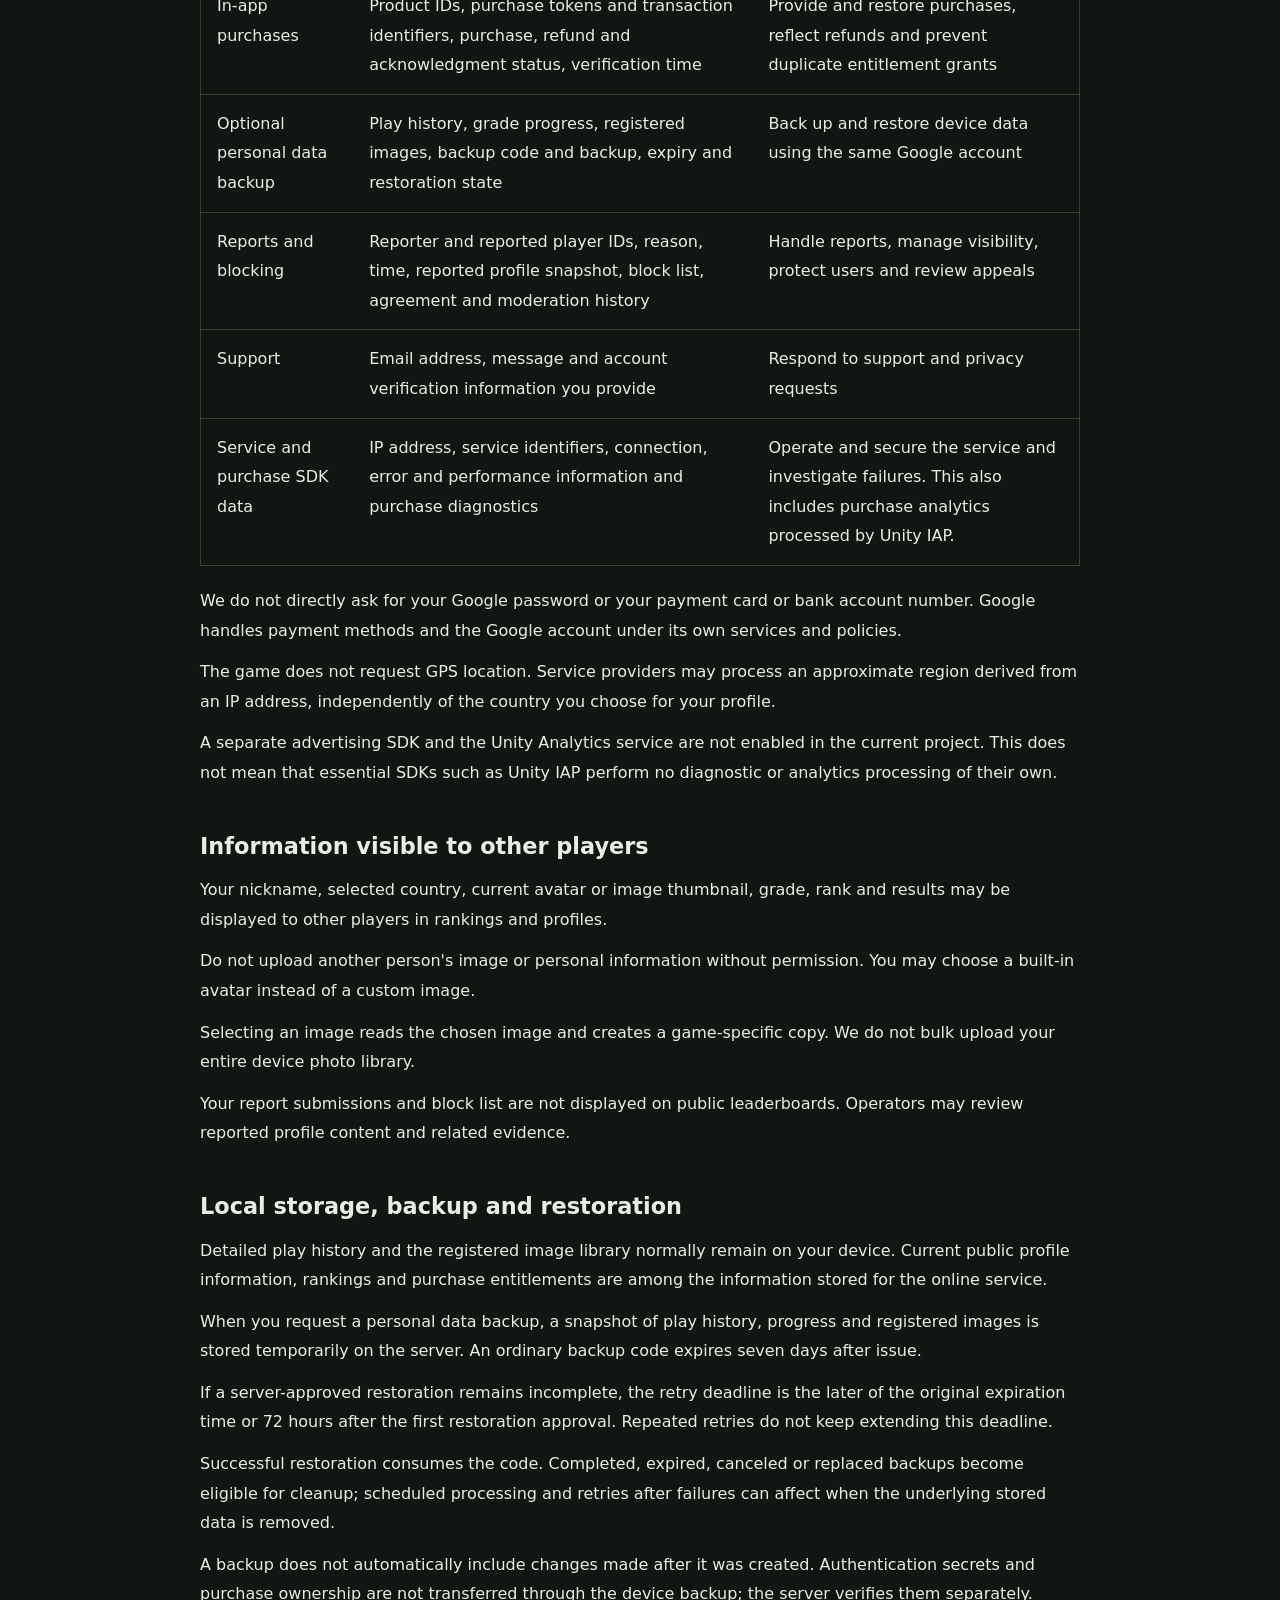
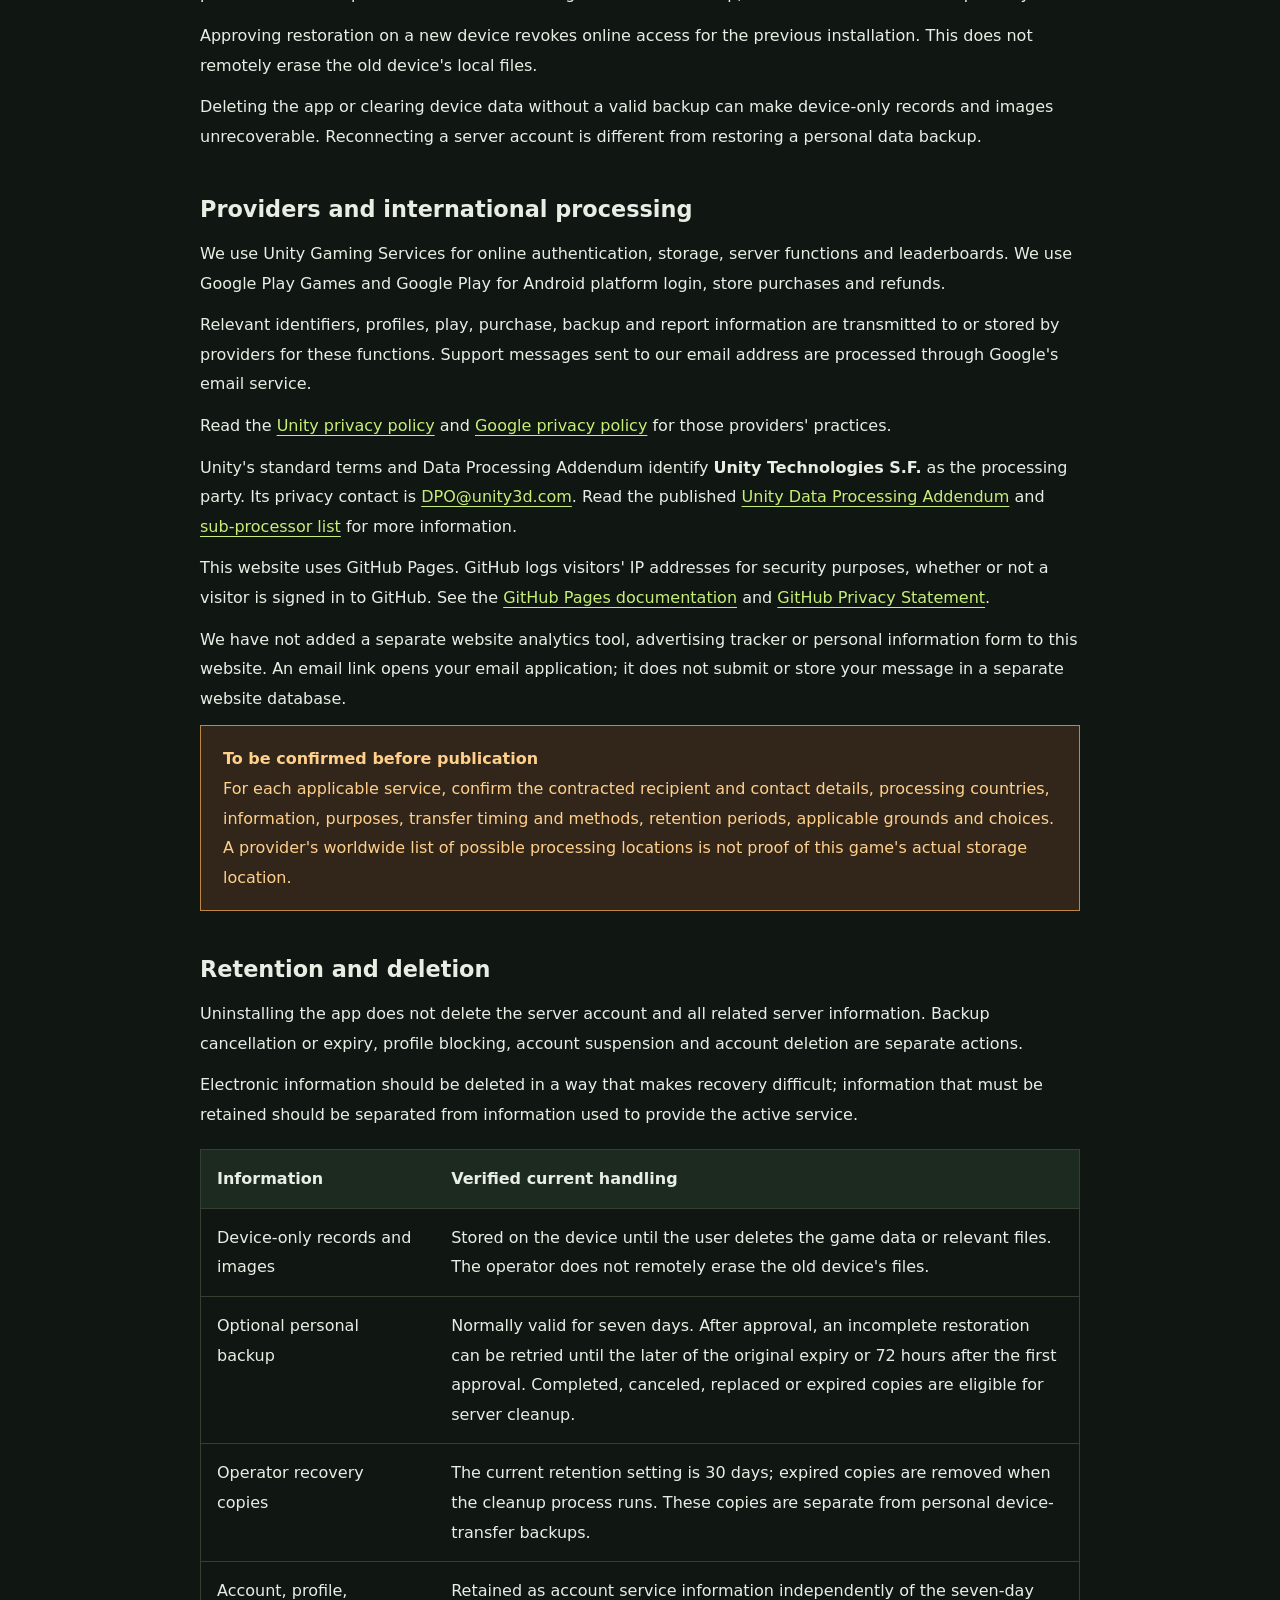
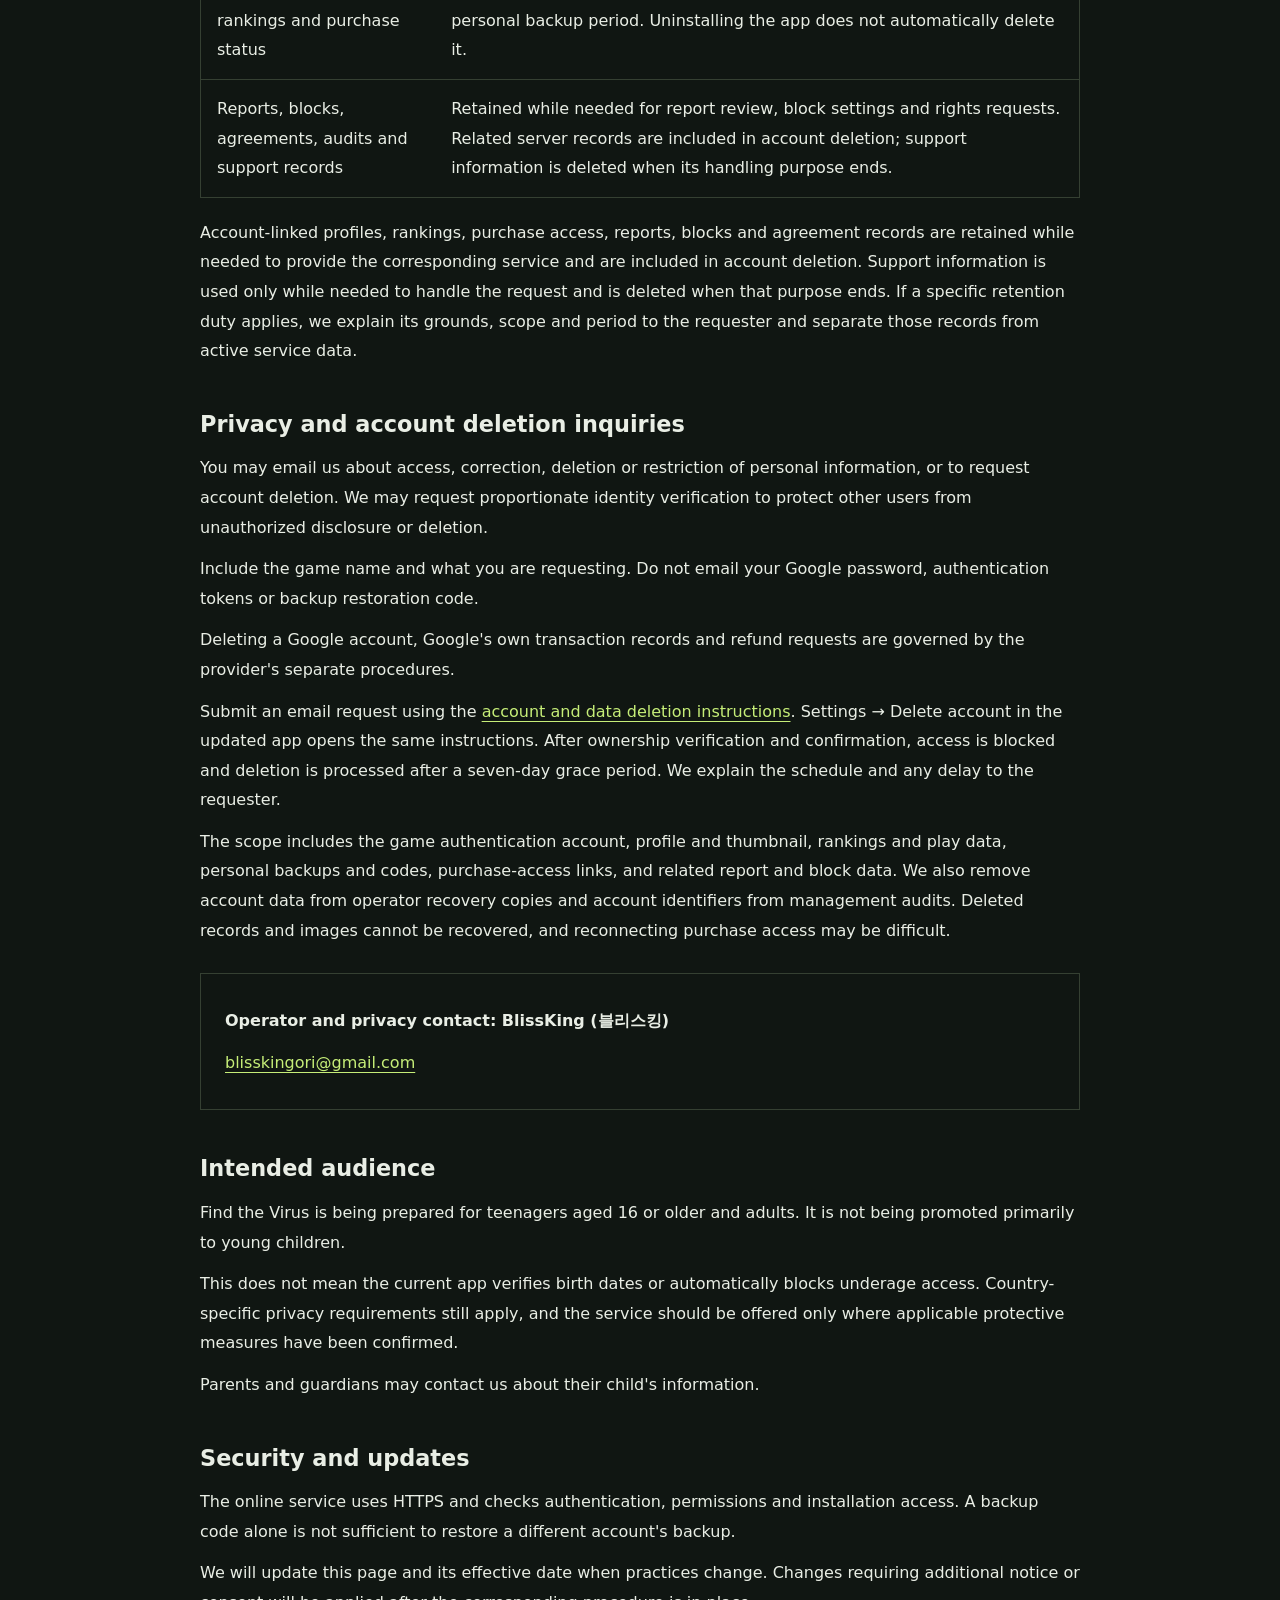
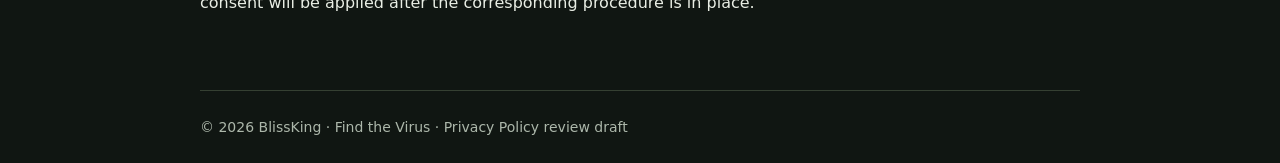
<file: find-the-virus/privacy/en.html>
<!doctype html>
<html lang="en">
<head>
  <meta charset="utf-8">
  <meta name="viewport" content="width=device-width, initial-scale=1">
  <!-- 2026-11-28: Review copy, paired with the Korean draft; not a live policy. -->
  <meta name="robots" content="noindex,nofollow">
  <meta name="description" content="Review draft of the Find the Virus Privacy Policy by BlissKing.">
  <meta name="theme-color" content="#101612">
  <title>Find the Virus Privacy Policy | BlissKing</title>
  <link rel="icon" type="image/png" href="../../CI_BlissKing.png">
  <link rel="stylesheet" href="privacy.css">
  <link rel="alternate" hreflang="ko" href="index.html">
</head>
<body>
<div class="wrap">
  <!-- 2026-11-28: Explicit index.html links support both file previews and GitHub Pages. -->
  <header>
    <a class="brand" href="../../index.html"><img src="../../CI_BlissKing.png" width="36" height="36" alt=""><span>BlissKing</span></a>
    <nav aria-label="Document navigation"><a href="../../index.html">Studio home</a><a href="index.html" lang="ko">한국어</a></nav>
  </header>
  <main>
    <aside class="notice" aria-label="Document status"><strong>Review draft · Not yet effective</strong>Effective publication awaits final confirmation of provider details, including international processing locations.
    This file is not the final privacy policy for submission to Google Play.</aside>
    <p class="eyebrow">FIND THE VIRUS</p>
    <h1>Privacy Policy</h1>
    <p class="muted">Drafted November 28, 2026 · Effective date to be confirmed before publication</p>
    <p>BlissKing (블리스킹, “we”) explains how information is processed in the Android service of Find the Virus and how users can contact us about their privacy.</p>
    <p>This policy concerns the Google Play app with package name <code>com.BlissKing.IsolationV</code>.
    We will update the policy to reflect the actual practices of other platforms before those services are released.</p>
    <!-- 2026-11-28: Same four owner-approved points as the Korean summary. -->
    <section class="summary" aria-labelledby="summary-title">
      <h2 id="summary-title">Four key points</h2>
      <ul>
        <li><strong>Intended for ages 16 and older.</strong> The game is being prepared for teenagers and adults.
        Its intended audience is separate from its content rating and does not mean that the app verifies age.</li>
        <li><strong>Your current profile and results may be public.</strong> Other players may see your nickname, selected country, current image or avatar, grade and ranking results.</li>
        <li><strong>A personal backup saves a snapshot.</strong> It includes play records, grade progress and registered images, and normally expires after seven days.
        A code cannot be reused after successful restoration.</li>
        <li><strong>Uninstalling, account deletion and refunds are different.</strong> Uninstalling leaves the server account in place; account deletion does not mean a purchase refund.
        Request account deletion through our <a href="../account-deletion/en.html">deletion instructions</a>.</li>
      </ul>
      <p>Privacy contact: <a href="mailto:blisskingori@gmail.com">blisskingori@gmail.com</a> · BlissKing (블리스킹)</p>
    </section>
    <ul class="toc" aria-label="Contents"><li><a href="#data">Information</a></li><li><a href="#visibility">Public profiles</a></li><li><a href="#backup">Backup</a></li><li><a href="#retention">Retention</a></li><li><a href="#rights">Your requests</a></li></ul>

    <section id="data">
      <h2>Information and purposes</h2>
      <div class="table-scroll"><table><thead><tr><th scope="col">Category</th><th scope="col">Information</th><th scope="col">Purpose</th></tr></thead><tbody>
      <tr><td>Login and account</td><td>Google Play Games linked identifiers, Unity player ID, authentication and session information, installation access proof and device transfer state</td><td>Identify and recover accounts, authenticate requests and prevent unauthorized access</td></tr>
      <tr><td>Profile and rankings</td><td>Nickname, selected country, avatar or profile image thumbnail, grade, results and rank</td><td>Display profiles and rankings and recover server account information</td></tr>
      <tr><td>Play validation</td><td>Issued board, rules version, play session, submission and validation status and results</td><td>Verify results and prevent invalid score submissions</td></tr>
      <tr><td>In-app purchases</td><td>Product IDs, purchase tokens and transaction identifiers, purchase, refund and acknowledgment status, verification time</td><td>Provide and restore purchases, reflect refunds and prevent duplicate entitlement grants</td></tr>
      <tr><td>Optional personal data backup</td><td>Play history, grade progress, registered images, backup code and backup, expiry and restoration state</td><td>Back up and restore device data using the same Google account</td></tr>
      <tr><td>Reports and blocking</td><td>Reporter and reported player IDs, reason, time, reported profile snapshot, block list, agreement and moderation history</td><td>Handle reports, manage visibility, protect users and review appeals</td></tr>
      <tr><td>Support</td><td>Email address, message and account verification information you provide</td><td>Respond to support and privacy requests</td></tr>
      <tr><td>Service and purchase SDK data</td><td>IP address, service identifiers, connection, error and performance information and purchase diagnostics</td><td>Operate and secure the service and investigate failures.
      This also includes purchase analytics processed by Unity IAP.</td></tr>
      </tbody></table></div>
      <p>We do not directly ask for your Google password or your payment card or bank account number.
      Google handles payment methods and the Google account under its own services and policies.</p>
      <p>The game does not request GPS location.
      Service providers may process an approximate region derived from an IP address, independently of the country you choose for your profile.</p>
      <p>A separate advertising SDK and the Unity Analytics service are not enabled in the current project.
      This does not mean that essential SDKs such as Unity IAP perform no diagnostic or analytics processing of their own.</p>
    </section>

    <section id="visibility">
      <h2>Information visible to other players</h2>
      <p>Your nickname, selected country, current avatar or image thumbnail, grade, rank and results may be displayed to other players in rankings and profiles.</p>
      <p>Do not upload another person's image or personal information without permission.
      You may choose a built-in avatar instead of a custom image.</p>
      <p>Selecting an image reads the chosen image and creates a game-specific copy.
      We do not bulk upload your entire device photo library.</p>
      <p>Your report submissions and block list are not displayed on public leaderboards.
      Operators may review reported profile content and related evidence.</p>
    </section>

    <section id="backup">
      <h2>Local storage, backup and restoration</h2>
      <p>Detailed play history and the registered image library normally remain on your device.
      Current public profile information, rankings and purchase entitlements are among the information stored for the online service.</p>
      <p>When you request a personal data backup, a snapshot of play history, progress and registered images is stored temporarily on the server.
      An ordinary backup code expires seven days after issue.</p>
      <p>If a server-approved restoration remains incomplete, the retry deadline is the later of the original expiration time or 72 hours after the first restoration approval.
      Repeated retries do not keep extending this deadline.</p>
      <p>Successful restoration consumes the code.
      Completed, expired, canceled or replaced backups become eligible for cleanup; scheduled processing and retries after failures can affect when the underlying stored data is removed.</p>
      <p>A backup does not automatically include changes made after it was created.
      Authentication secrets and purchase ownership are not transferred through the device backup; the server verifies them separately.</p>
      <p>Approving restoration on a new device revokes online access for the previous installation.
      This does not remotely erase the old device's local files.</p>
      <p>Deleting the app or clearing device data without a valid backup can make device-only records and images unrecoverable.
      Reconnecting a server account is different from restoring a personal data backup.</p>
    </section>

    <section id="providers">
      <h2>Providers and international processing</h2>
      <p>We use Unity Gaming Services for online authentication, storage, server functions and leaderboards.
      We use Google Play Games and Google Play for Android platform login, store purchases and refunds.</p>
      <p>Relevant identifiers, profiles, play, purchase, backup and report information are transmitted to or stored by providers for these functions.
      Support messages sent to our email address are processed through Google's email service.</p>
      <p>Read the <a href="https://unity.com/legal/game-player-and-app-user-privacy-policy">Unity privacy policy</a> and <a href="https://policies.google.com/privacy?hl=en">Google privacy policy</a> for those providers' practices.</p>
      <!-- 2026-11-28: Match the confirmed provider and hosting disclosures in Korean. -->
      <p>Unity's standard terms and Data Processing Addendum identify <strong>Unity Technologies S.F.</strong> as the processing party.
      Its privacy contact is <a href="mailto:DPO@unity3d.com">DPO@unity3d.com</a>.
      Read the published <a href="https://unity.com/legal/unity-data-processing-addendum-dpa">Unity Data Processing Addendum</a> and <a href="https://unity.com/legal/subprocessors">sub-processor list</a> for more information.</p>
      <p>This website uses GitHub Pages.
      GitHub logs visitors' IP addresses for security purposes, whether or not a visitor is signed in to GitHub.
      See the <a href="https://docs.github.com/en/pages/getting-started-with-github-pages/what-is-github-pages">GitHub Pages documentation</a> and <a href="https://docs.github.com/en/site-policy/privacy-policies/github-general-privacy-statement">GitHub Privacy Statement</a>.</p>
      <p>We have not added a separate website analytics tool, advertising tracker or personal information form to this website.
      An email link opens your email application; it does not submit or store your message in a separate website database.</p>
      <aside class="notice"><strong>To be confirmed before publication</strong>For each applicable service, confirm the contracted recipient and contact details, processing countries, information, purposes, transfer timing and methods, retention periods, applicable grounds and choices.
      A provider's worldwide list of possible processing locations is not proof of this game's actual storage location.</aside>
    </section>

    <section id="retention">
      <h2>Retention and deletion</h2>
      <p>Uninstalling the app does not delete the server account and all related server information.
      Backup cancellation or expiry, profile blocking, account suspension and account deletion are separate actions.</p>
      <p>Electronic information should be deleted in a way that makes recovery difficult; information that must be retained should be separated from information used to provide the active service.</p>
      <!-- 2026-11-28: Disclose verified current behavior without inventing automatic deletion periods. -->
      <div class="table-scroll"><table><thead><tr><th scope="col">Information</th><th scope="col">Verified current handling</th></tr></thead><tbody>
        <tr><td>Device-only records and images</td><td>Stored on the device until the user deletes the game data or relevant files.
        The operator does not remotely erase the old device's files.</td></tr>
        <tr><td>Optional personal backup</td><td>Normally valid for seven days.
        After approval, an incomplete restoration can be retried until the later of the original expiry or 72 hours after the first approval.
        Completed, canceled, replaced or expired copies are eligible for server cleanup.</td></tr>
        <tr><td>Operator recovery copies</td><td>The current retention setting is 30 days; expired copies are removed when the cleanup process runs.
        These copies are separate from personal device-transfer backups.</td></tr>
        <tr><td>Account, profile, rankings and purchase status</td><td>Retained as account service information independently of the seven-day personal backup period.
        Uninstalling the app does not automatically delete it.</td></tr>
        <tr><td>Reports, blocks, agreements, audits and support records</td><td>Retained while needed for report review, block settings and rights requests.
        Related server records are included in account deletion; support information is deleted when its handling purpose ends.</td></tr>
      </tbody></table></div>
      <p>Account-linked profiles, rankings, purchase access, reports, blocks and agreement records are retained while needed to provide the corresponding service and are included in account deletion.
      Support information is used only while needed to handle the request and is deleted when that purpose ends.
      If a specific retention duty applies, we explain its grounds, scope and period to the requester and separate those records from active service data.</p>
    </section>

    <section id="rights">
      <h2>Privacy and account deletion inquiries</h2>
      <p>You may email us about access, correction, deletion or restriction of personal information, or to request account deletion.
      We may request proportionate identity verification to protect other users from unauthorized disclosure or deletion.</p>
      <p>Include the game name and what you are requesting.
      Do not email your Google password, authentication tokens or backup restoration code.</p>
      <p>Deleting a Google account, Google's own transaction records and refund requests are governed by the provider's separate procedures.</p>
      <p>Submit an email request using the <a href="../account-deletion/en.html">account and data deletion instructions</a>.
      Settings → Delete account in the updated app opens the same instructions.
      After ownership verification and confirmation, access is blocked and deletion is processed after a seven-day grace period.
      We explain the schedule and any delay to the requester.</p>
      <p>The scope includes the game authentication account, profile and thumbnail, rankings and play data, personal backups and codes, purchase-access links, and related report and block data.
      We also remove account data from operator recovery copies and account identifiers from management audits.
      Deleted records and images cannot be recovered, and reconnecting purchase access may be difficult.</p>
      <div class="contact"><p><strong>Operator and privacy contact: BlissKing (블리스킹)</strong></p><p><a href="mailto:blisskingori@gmail.com">blisskingori@gmail.com</a></p></div>
    </section>

    <section id="age">
      <h2>Intended audience</h2>
      <p>Find the Virus is being prepared for teenagers aged 16 or older and adults.
      It is not being promoted primarily to young children.</p>
      <p>This does not mean the current app verifies birth dates or automatically blocks underage access.
      Country-specific privacy requirements still apply, and the service should be offered only where applicable protective measures have been confirmed.</p>
      <p>Parents and guardians may contact us about their child's information.</p>
    </section>

    <section id="security">
      <h2>Security and updates</h2>
      <p>The online service uses HTTPS and checks authentication, permissions and installation access.
      A backup code alone is not sufficient to restore a different account's backup.</p>
      <p>We will update this page and its effective date when practices change.
      Changes requiring additional notice or consent will be applied after the corresponding procedure is in place.</p>
    </section>
  </main>
  <footer>© 2026 BlissKing · Find the Virus · Privacy Policy review draft</footer>
</div>
</body>
</html>
</file>
<file: find-the-virus/privacy/privacy.css>
/* 2026-11-28: Policy pages inherit the existing BlissKing website colors and identity. */
:root{color-scheme:dark;--paper:#e9eee5;--muted:#acb7aa;--accent:#c6ee78;--line:#354032;--bg:#101612}
*{box-sizing:border-box}html{scroll-behavior:smooth}body{margin:0;background:var(--bg);color:var(--paper);font:1rem/1.85 system-ui,-apple-system,"Segoe UI",sans-serif}a{color:var(--accent);text-underline-offset:.25em;overflow-wrap:anywhere}a:focus-visible{outline:3px solid var(--accent);outline-offset:5px}.wrap{width:min(880px,90%);margin:auto}header{display:flex;justify-content:space-between;align-items:center;flex-wrap:wrap;gap:20px;padding:26px 0;border-bottom:1px solid var(--line)}.brand{display:flex;align-items:center;gap:12px;text-decoration:none;font-weight:750;font-size:1.6rem}.brand img{width:36px;height:36px}nav{display:flex;gap:22px;flex-wrap:wrap}main{padding:48px 0 60px}h1{font-size:clamp(2rem,6vw,3.3rem);line-height:1.25;letter-spacing:-.04em;margin:12px 0 24px}h2{font-size:1.4rem;margin:42px 0 12px;line-height:1.5}p{margin:12px 0}li+li{margin-top:8px}.eyebrow{color:var(--accent);letter-spacing:.1em;font-size:.875rem}.muted{color:var(--muted)}.notice{border:1px solid #bd8847;background:#312619;padding:18px 22px;margin-bottom:30px;color:#ffcf8c}.notice strong{display:block}.summary{border-left:3px solid var(--accent);padding:4px 0 4px 20px;margin:28px 0}.table-scroll{overflow:auto;border:1px solid var(--line);margin:20px 0}table{border-collapse:collapse;width:100%;min-width:560px}th,td{text-align:left;vertical-align:top;padding:14px 16px;border-bottom:1px solid var(--line)}th{background:#1d2a20}tr:last-child td{border-bottom:0}.contact{border:1px solid var(--line);padding:20px 24px;margin:28px 0}.toc{display:flex;gap:10px 24px;flex-wrap:wrap;padding:0;list-style:none}.toc li+li{margin:0}footer{padding:24px 0;border-top:1px solid var(--line);color:var(--muted);font-size:.875rem}code{overflow-wrap:anywhere}@media(max-width:600px){main{padding-top:30px}.notice,.contact{padding:16px}header{gap:14px}nav{gap:16px}}@media(prefers-reduced-motion:reduce){html{scroll-behavior:auto}}

/* 2026-11-28: Make the approved summary easy to scan without shrinking body text. */
.summary h2{margin:0 0 14px}.summary ul{padding-left:1.3em;margin:0}.summary li+li{margin-top:14px}.summary p:last-child{margin-bottom:0}
</file>
